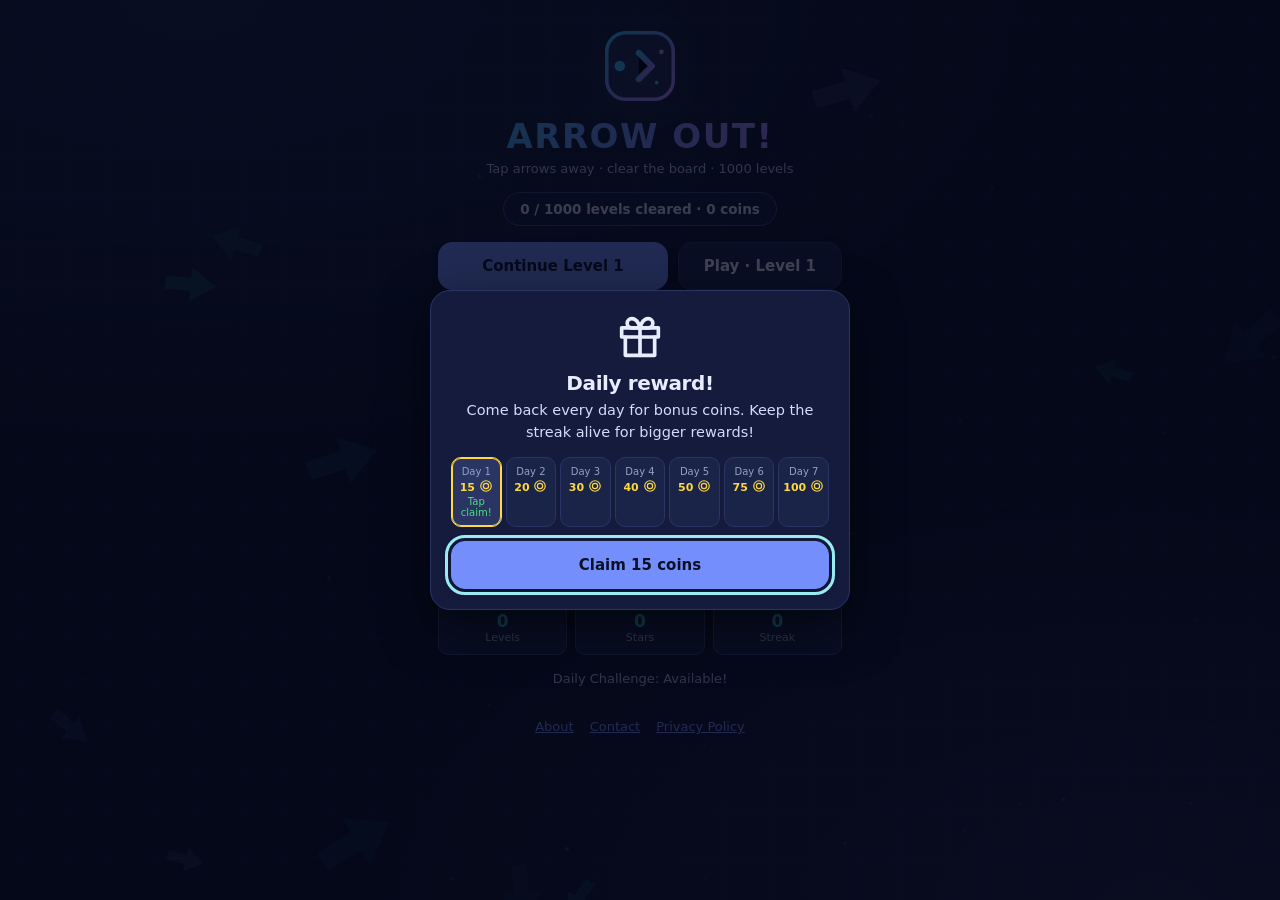
<file: index.html>
<!doctype html>
<html lang="en">
<head>
  <meta charset="UTF-8" />
  <meta name="viewport" content="width=device-width, initial-scale=1, viewport-fit=cover" />
  <meta name="description" content="Arrow Out! &mdash; A premium tap-away arrow puzzle game. Tap arrows to send them flying off the board. Clear every arrow to win." />
  <meta name="theme-color" content="#0d1230" />
  <meta name="mobile-web-app-capable" content="yes" />
  <meta name="apple-mobile-web-app-capable" content="yes" />
  <meta name="apple-mobile-web-app-status-bar-style" content="black-translucent" />
  <meta name="apple-mobile-web-app-title" content="Arrow Out!" />
  <meta http-equiv="Content-Security-Policy" content="default-src 'self'; script-src 'self' https://www.gstatic.com https://www.googletagmanager.com; style-src 'self' 'unsafe-inline'; img-src 'self' data: https:; media-src 'self' data:; connect-src 'self' https://www.gstatic.com https://firebaseinstallations.googleapis.com https://fcmregistrations.googleapis.com https://identitytoolkit.googleapis.com https://securetoken.googleapis.com https://gogo-central-backend.onrender.com https://www.googletagmanager.com https://www.google-analytics.com https://*.google-analytics.com; object-src 'none'; base-uri 'none'" />
  <title>Arrow Out! | Free Tap-Away Arrow Puzzle Game</title>
  <link rel="canonical" href="https://gogocompany.in/arrowout/" />
  <meta property="og:title" content="Arrow Out! | Free Tap-Away Arrow Puzzle Game" />
  <meta property="og:description" content="A free tap-away arrow puzzle game. Tap arrows to send them flying off the board. 1000 levels, daily challenges, achievements. Installable PWA, works offline." />
  <meta property="og:type" content="website" />
  <meta property="og:url" content="https://gogocompany.in/arrowout/" />
  <meta property="og:image" content="https://gogocompany.in/arrowout/docs/screenshot-home.png" />
  <meta name="twitter:card" content="summary_large_image" />
  <meta name="twitter:title" content="Arrow Out! | Free Tap-Away Arrow Puzzle Game" />
  <meta name="twitter:description" content="A free tap-away arrow puzzle game. Tap arrows to send them flying off the board. 1000 levels, daily challenges, achievements. Installable PWA, works offline." />
  <script type="application/ld+json">
  {
    "@context": "https://schema.org",
    "@type": "VideoGame",
    "name": "Arrow Out!",
    "description": "A free tap-away arrow puzzle game. Tap arrows to send them flying off the board and clear every arrow across 1000 levels, with daily challenges, achievements, streaks and offline PWA play.",
    "url": "https://gogocompany.in/arrowout/",
    "genre": ["Puzzle", "Casual"],
    "gamePlatform": ["Web Browser", "Mobile Web"],
    "applicationCategory": "Game",
    "operatingSystem": "Any",
    "playMode": "SinglePlayer",
    "publisher": { "@type": "Organization", "name": "GoGo Company", "url": "https://gogocompany.in/", "logo": "https://gogocompany.in/favicon.svg" }
  }
  </script>
  
  <!-- Preload critical resources -->
  <link rel="preload" href="css/styles.css" as="style" />
  <link rel="preload" href="js/game.js" as="script" />
  <link rel="preload" href="js/render.js" as="script" />
  <link rel="preload" href="js/audio.js" as="script" />
  <link rel="preload" href="js/haptics.js" as="script" />
  <link rel="preload" href="js/bgfx.js" as="script" />
  <link rel="preload" href="js/storage.js" as="script" />
  <link rel="preload" href="js/pwa.js" as="script" />
  <link rel="preload" href="js/ui.js" as="script" />
  <link rel="preload" href="js/main.js" as="script" />
  
  <!-- Load styles -->
  <link rel="stylesheet" href="css/styles.css" />

  <!-- Real PWA manifest + SVG favicon (required for Chrome install) -->
  <link rel="manifest" href="manifest.webmanifest" />
  <link rel="icon" href="icons/favicon.svg" type="image/svg+xml" />
  
  <!-- Inline critical CSS for faster loading -->
  <style>
    /* Critical above-the-fold styles */
    * { box-sizing: border-box; }
    html, body { margin: 0; padding: 0; height: 100%; }
    body {
      font-family: system-ui, -apple-system, "Segoe UI", Roboto, "Helvetica Neue", Arial, sans-serif;
      background: linear-gradient(180deg, #1b2550 0%, #0d1230 55%, #090d20 100%);
      color: #e8ecff;
      -webkit-tap-highlight-color: transparent;
      -webkit-touch-callout: none;
      -webkit-user-select: none;
      user-select: none;
      overscroll-behavior: none;
      touch-action: manipulation;
      font-size: 16px;
    }
    #app {
      position: fixed; inset: 0;
      display: flex; flex-direction: column;
      height: 100vh; max-width: 100vw; overflow: hidden;
    }
    @supports (height: 100dvh) { #app { height: 100dvh; } }
    
    header#hud {
      flex: 0 0 auto;
      display: flex; align-items: center; justify-content: space-between;
      gap: 8px;
      padding: calc(8px + env(safe-area-inset-top, 0px)) 12px 6px;
    }
    #hud-title { text-align: center; min-width: 0; flex: 1; line-height: 1.25; }
    #hud-title .t1 { font-weight: 800; font-size: 15px; letter-spacing: .01em; }
    #hud-title .t2 { font-size: 12px; color: #93a0c8; }
    #hearts { display: flex; gap: 3px; align-items: center; min-width: 66px; justify-content: flex-end; }
    #hearts svg { width: 20px; height: 20px; }
    #hearts .lost { opacity: .25; }
    
    #board-wrap {
      flex: 1 1 auto; min-height: 0; min-width: 0;
      display: flex; align-items: center; justify-content: center;
      padding: 8px;
    }
    #board { display: block; touch-action: none; }
    
    footer {
      flex: 0 0 auto;
      padding: 8px 12px calc(10px + env(safe-area-inset-bottom, 0px));
      display: flex; flex-direction: column; gap: 8px;
    }
    #actions { display: flex; gap: 8px; }
    #actions .btn { flex: 1 1 0; min-width: 0; }
    
    /* Basic button styles for critical rendering */
    .btn {
      appearance: none;
      border: 1px solid #2a3564;
      background: #1a2348;
      color: #e8ecff;
      border-radius: 14px;
      min-height: 48px; min-width: 48px;
      padding: 8px 12px;
      font: inherit; font-weight: 700; font-size: 15px;
      cursor: pointer;
      display: inline-flex; align-items: center; justify-content: center; gap: 8px;
      touch-action: manipulation;
      box-shadow: 0 2px 10px rgba(0, 0, 0, 0.35);
      transition: transform .06s ease, background .15s ease;
    }
    .btn:active { transform: scale(.96); background: #232e5c; }
    .btn[disabled] { opacity: .4; pointer-events: none; }
    .btn.icon { padding: 8px; }
    .btn.primary { background: #748ffc; border-color: #748ffc; color: #0b1026; }
    .btn.primary:active { background: #91a7ff; }
    
    /* Toast for immediate feedback */
    #toast {
      position: fixed; left: 50%; bottom: calc(84px + env(safe-area-inset-bottom, 0px));
      transform: translate(-50%, 12px);
      background: #1b2550; color: #e8ecff;
      padding: 10px 16px; border-radius: 999px; font-size: 14px; z-index: 50;
      opacity: 0; pointer-events: none; transition: opacity .18s ease, transform .18s ease;
      max-width: min(88vw, 360px); text-align: center;
      border: 1px solid #2a3564;
    }
    #toast.show { opacity: 1; transform: translate(-50%, 0); }
    
    /* Overlays - basic structure */
    .overlay {
      position: fixed; inset: 0;
      background: rgba(4, 8, 24, .74);
      display: none; align-items: center; justify-content: center;
      padding: calc(16px + env(safe-area-inset-top, 0px)) 16px calc(16px + env(safe-area-inset-bottom, 0px));
      z-index: 30; overflow-y: auto;
      -webkit-overflow-scrolling: touch;
    }
    .overlay.show { display: flex; }
    .card {
      position: relative;
      background: #141b3d; border: 1px solid #2a3564; color: #e8ecff;
      border-radius: 20px;
      width: 100%; max-width: 420px; max-height: 100%;
      overflow-y: auto;
      -webkit-overflow-scrolling: touch;
      padding: 20px;
      user-select: text; -webkit-user-select: text;
      box-shadow: 0 18px 50px rgba(0, 0, 0, .55);
    }
    .card h2 { margin: 0 0 4px; font-size: 20px; color: #e8ecff; }
    .card .sub { margin: 0 0 16px; color: #93a0c8; font-size: 14px; }
    .card .stack { display: flex; flex-direction: column; gap: 10px; }
    .card .row { display: flex; align-items: center; justify-content: space-between; gap: 10px; }
    .close-x { position: absolute; top: 10px; right: 10px; min-width: 40px; min-height: 40px; width: 40px; height: 40px; border-radius: 12px; box-shadow: none; }
    
    @media (prefers-reduced-motion: reduce) {
      .btn, #toast, .switch .track, .switch .track::after { transition: none; }
    }
  </style>
  <script src="js/analytics.js" defer></script>
</head>
<body>
  <noscript>
    <div style="padding:24px;font-family:system-ui,-apple-system,sans-serif;color:#e8ecff;background:#0d1230;text-align:center;max-width:640px;margin:0 auto;">
      <h2>Arrow Out! - free tap-away arrow puzzle</h2>
      <p>Arrow Out! is a free tap-away arrow puzzle game with 1000 levels, daily challenges, achievements and offline play. It runs entirely in your browser, saves progress privately on your device and sends gameplay data nowhere. JavaScript must be enabled to play.</p>
      <p><a href="about.html" style="color:#748ffc;">Full game guide and FAQ</a> &nbsp;&middot;&nbsp; <a href="privacy.html" style="color:#748ffc;">Privacy policy</a></p>
    </div>
  </noscript>
  <div id="app">
    <!-- HEADER / HUD -->
    <header id="hud">
      <button class="btn icon" id="btn-menu" type="button" aria-label="Open menu" aria-haspopup="dialog">
        <svg viewBox="0 0 24 24" fill="none" stroke="currentColor" stroke-width="2.4" stroke-linecap="round" aria-hidden="true"><path d="M4 7h16M4 12h16M4 17h16"/></svg>
      </button>
      <div id="hud-title">
        <div class="t1" id="hud-level">Arrow Out!</div>
        <div class="t2" id="hud-left">Loading...</div>
      </div>
      <div id="hearts" role="img" aria-label="3 hearts remaining"></div>
      <button class="btn icon" id="btn-sound" type="button" aria-label="Toggle sound" aria-pressed="true">
        <svg id="ic-sound-on" viewBox="0 0 24 24" fill="none" stroke="currentColor" stroke-width="2.2" stroke-linecap="round" stroke-linejoin="round" aria-hidden="true"><path d="M11 5 6 9H3v6h3l5 4V5z" fill="currentColor" stroke="none"/><path d="M15.5 8.5a5 5 0 0 1 0 7M18.5 6a8.5 8.5 0 0 1 0 12"/></svg>
        <svg id="ic-sound-off" viewBox="0 0 24 24" fill="none" stroke="currentColor" stroke-width="2.2" stroke-linecap="round" stroke-linejoin="round" aria-hidden="true" style="display:none"><path d="M11 5 6 9H3v6h3l5 4V5z" fill="currentColor" stroke="none"/><path d="M22 9l-6 6M16 9l6 6"/></svg>
      </button>
    </header>

    <!-- Level progress bar -->
    <div id="progress-wrap" role="progressbar" aria-label="Level progress" aria-valuemin="0" aria-valuemax="100" aria-valuenow="0">
      <div id="progress-fill"></div>
    </div>

    <!-- MAIN GAME BOARD -->
    <div id="board-tools" aria-label="Board view controls">
      <span id="board-view-label" aria-live="polite">Tap an arrow · drag to pan</span>
      <button id="btn-zoom-out" class="btn" aria-label="Zoom out">−</button>
      <button id="btn-zoom-in" class="btn" aria-label="Zoom in">+</button>
      <button id="btn-board-fit" class="btn" aria-label="Show whole board">Fit</button>
    </div>
    <!-- Timed bonus objective banner -->
    <div id="bonus-banner" role="status" aria-live="polite" aria-hidden="true">
      <span class="bb-coin" id="bonus-coins">+25</span>
      <span class="bb-label">bonus</span>
      <span class="bb-time" id="bonus-time">0:30</span>
    </div>
    <main id="board-wrap">
      <canvas id="board" role="img" aria-label="Arrow puzzle board. Tap an arrow with a clear path to send it off the board."></canvas>
      <div id="combo-badge" aria-hidden="true"></div>
    </main>

    <!-- FOOTER / ACTIONS -->
    <footer>
      <div id="actions">
        <button class="btn" id="btn-undo" type="button" aria-label="Undo last move">
          <svg viewBox="0 0 24 24" fill="none" stroke="currentColor" stroke-width="2.4" stroke-linecap="round" stroke-linejoin="round" aria-hidden="true"><path d="M9 14 4 9l5-5"/><path d="M4 9h10a6 6 0 0 1 0 12h-3"/></svg>
          Undo
        </button>
        <button class="btn" id="btn-hint" type="button" aria-label="Show a hint">
          <span id="hint-count" class="hint-count">3</span>
          <svg viewBox="0 0 24 24" fill="none" stroke="currentColor" stroke-width="2.4" stroke-linecap="round" stroke-linejoin="round" aria-hidden="true"><path d="M12 3a7 7 0 0 0-4 12.7V18h8v-2.3A7 7 0 0 0 12 3z"/><path d="M10 21h4"/></svg>
          Hint
        </button>
        <button class="btn" id="btn-restart" type="button" aria-label="Restart level">
          <svg viewBox="0 0 24 24" fill="none" stroke="currentColor" stroke-width="2.4" stroke-linecap="round" stroke-linejoin="round" aria-hidden="true"><path d="M3 12a9 9 0 1 0 3-6.7"/><path d="M3 4v5h5"/></svg>
          Restart
        </button>
      </div>
      <!-- Advertising-ready slot -->
      <div id="ad-slot" aria-hidden="true">Ad space</div>
    </footer>

    <!-- Level intro banner -->
    <div id="level-banner" aria-hidden="true"></div>
  </div>

  <!-- TOAST NOTIFICATION -->
  <div id="toast" role="status" aria-live="polite"></div>

  <!-- INSTALL BANNER -->
  <div id="install-banner" role="region" aria-label="Install app">
    <div class="ib-text" id="ib-text"></div>
    <div class="ib-actions">
      <button class="btn small primary" id="btn-banner-install" type="button">Install</button>
      <button class="btn iconx" id="btn-banner-close" type="button" aria-label="Dismiss install banner">&times;</button>
    </div>
  </div>


  <!-- UPDATE BANNER: shown when a newer version of the game is ready -->
  <div id="update-banner" role="region" aria-label="Game update available">
    <div class="ub-text" id="ub-text">Game update ready &mdash; refresh to get the latest version.</div>
    <div class="ub-actions">
      <button class="btn small primary" id="btn-update-reload" type="button">Refresh</button>
      <button class="btn iconx" id="btn-update-close" type="button" aria-label="Dismiss update notification">&times;</button>
    </div>
  </div>
  <!-- ===== HOME SCREEN ===== -->
  <div id="dlg-home" class="screen" role="dialog" aria-modal="true" aria-labelledby="home-title">
    <canvas id="bgfx" aria-hidden="true"></canvas>
    <div class="home-inner">

      <header class="brand">
        <div class="brand-mark" aria-hidden="true">
          <svg viewBox="0 0 64 64" width="76" height="76" focusable="false">
            <defs>
              <linearGradient id="lg-brand" x1="0" y1="0" x2="1" y2="1">
                <stop offset="0" stop-color="#38bdf8"/>
                <stop offset="0.55" stop-color="#818cf8"/>
                <stop offset="1" stop-color="#c084fc"/>
              </linearGradient>
            </defs>
            <rect x="4" y="4" width="56" height="56" rx="16" fill="rgba(129,140,248,0.10)" stroke="url(#lg-brand)" stroke-width="3"/>
            <path d="M15 32h22" stroke="url(#lg-brand)" stroke-width="5" stroke-linecap="round"/>
            <path d="m31 21 11 11-11 11" stroke="url(#lg-brand)" stroke-width="5" stroke-linecap="round" stroke-linejoin="round"/>
            <circle cx="15" cy="32" r="4.5" fill="#38bdf8"/>
            <circle cx="50" cy="20" r="2" fill="#c084fc"/>
            <circle cx="46" cy="46" r="1.5" fill="#2dd4bf"/>
          </svg>
        </div>
        <h1 id="home-title" class="brand-name">ARROW OUT!</h1>
        <p class="brand-tag">Tap arrows away &middot; clear the board &middot; 1000 levels</p>
      </header>

      <div class="home-chips">
        <div class="chip" id="home-progress" aria-live="polite">Loading progress...</div>
      </div>

      <div class="home-primary">
        <button class="btn primary btn-hero" id="btn-continue" type="button">Continue</button>
        <button class="btn btn-hero" id="btn-play-home" type="button">Play</button>
      </div>

      <nav class="home-hub" aria-label="Game menu">
        <button class="btn" id="btn-levels" type="button"><svg class="ic" width="20" height="20" viewBox="0 0 24 24" fill="none" stroke="currentColor" stroke-width="2" stroke-linecap="round" stroke-linejoin="round" aria-hidden="true"><rect x="3" y="3" width="7" height="7" rx="1"/><rect x="14" y="3" width="7" height="7" rx="1"/><rect x="3" y="14" width="7" height="7" rx="1"/><rect x="14" y="14" width="7" height="7" rx="1"/></svg><span>Levels</span></button>
        <button class="btn" id="btn-map" type="button"><svg class="ic" width="20" height="20" viewBox="0 0 24 24" fill="none" stroke="currentColor" stroke-width="2" stroke-linecap="round" stroke-linejoin="round" aria-hidden="true"><path d="M9 4 3 6v14l6-2 6 2 6-2V4l-6 2-6-2z"/><line x1="9" y1="4" x2="9" y2="20"/><line x1="15" y1="6" x2="15" y2="22"/></svg><span>World Map</span></button>
        <button class="btn" id="btn-daily" type="button"><svg class="ic" width="20" height="20" viewBox="0 0 24 24" fill="none" stroke="currentColor" stroke-width="2" stroke-linecap="round" stroke-linejoin="round" aria-hidden="true"><path d="M21 12.8A9 9 0 1 1 11.2 3a7 7 0 0 0 9.8 9.8z"/></svg><span>Daily Challenge</span></button>
        <button class="btn" id="btn-shop" type="button"><svg class="ic" width="20" height="20" viewBox="0 0 24 24" fill="none" stroke="currentColor" stroke-width="2" stroke-linecap="round" stroke-linejoin="round" aria-hidden="true"><path d="M6 2 3 6v14a2 2 0 0 0 2 2h14a2 2 0 0 0 2-2V6l-3-4z"/><line x1="3" y1="6" x2="21" y2="6"/><path d="M16 10a4 4 0 0 1-8 0"/></svg><span>Shop</span></button>
        <button class="btn" id="btn-achievements" type="button"><svg class="ic" width="20" height="20" viewBox="0 0 24 24" fill="none" stroke="currentColor" stroke-width="2" stroke-linecap="round" stroke-linejoin="round" aria-hidden="true"><circle cx="12" cy="8" r="7"/><polyline points="8.21 13.89 7 23 12 20 17 23 15.79 13.88"/></svg><span>Achievements</span></button>
        <button class="btn" id="btn-stats-menu" type="button"><svg class="ic" width="20" height="20" viewBox="0 0 24 24" fill="none" stroke="currentColor" stroke-width="2" stroke-linecap="round" stroke-linejoin="round" aria-hidden="true"><line x1="12" y1="20" x2="12" y2="10"/><line x1="18" y1="20" x2="18" y2="4"/><line x1="6" y1="20" x2="6" y2="16"/></svg><span>Statistics</span></button>
        <button class="btn" id="btn-settings" type="button"><svg class="ic" width="20" height="20" viewBox="0 0 24 24" fill="none" stroke="currentColor" stroke-width="2" stroke-linecap="round" stroke-linejoin="round" aria-hidden="true"><circle cx="12" cy="12" r="3"/><path d="M12 2v3M12 19v3M2 12h3M19 12h3M4.9 4.9l2.1 2.1M17 17l2.1 2.1M19.1 4.9 17 7M7 17l-2.1 2.1"/></svg><span>Settings</span></button>
        <button class="btn" id="btn-install-home" type="button"><svg class="ic" width="20" height="20" viewBox="0 0 24 24" fill="none" stroke="currentColor" stroke-width="2" stroke-linecap="round" stroke-linejoin="round" aria-hidden="true"><path d="M21 15v4a2 2 0 0 1-2 2H5a2 2 0 0 1-2-2v-4"/><polyline points="7 10 12 15 17 10"/><line x1="12" y1="3" x2="12" y2="15"/></svg><span>Install App</span></button>
      </nav>

      <div class="home-stats">
        <div class="home-stat">
          <div class="home-stat-value" id="home-stat-levels">0</div>
          <div class="home-stat-label">Levels</div>
        </div>
        <div class="home-stat">
          <div class="home-stat-value" id="home-stat-stars">0</div>
          <div class="home-stat-label">Stars</div>
        </div>
        <div class="home-stat">
          <div class="home-stat-value" id="home-stat-streak">0</div>
          <div class="home-stat-label">Streak</div>
        </div>
      </div>

      <div class="home-daily" id="home-daily" aria-live="polite"></div>

      <nav class="site-links" aria-label="Site links" style="display:flex; gap:16px; justify-content:center; font-size:13px; margin-top:14px;">
        <a href="about.html" style="color:#748ffc;">About</a>
        <a href="contact.html" style="color:#748ffc;">Contact</a>
        <a href="privacy.html" style="color:#748ffc;">Privacy Policy</a>
      </nav>

      <aside class="ad-slot" id="ad-home-slot" data-ad-slot="ao-home" aria-label="Advertisement" hidden>
        <span class="ad-label">Advertisement</span>
        <ins class="adsbygoogle" style="display:block"></ins>
      </aside>
    </div>
  </div>
  <aside id="reminder-banner" class="reminder-banner" role="status" aria-live="polite" hidden>
    <p>Your puzzle is waiting. Return whenever you are ready.</p>
    <button class="btn small" id="btn-reminder-dismiss" type="button">Dismiss reminder</button>
  </aside>
  <!-- ===== MAIN MENU ===== -->
  <div class="overlay" id="dlg-menu" role="dialog" aria-modal="true" aria-labelledby="menu-title">
    <div class="card">
      <h2 id="menu-title"><svg class="ic" width="24" height="24" viewBox="0 0 24 24" fill="none" stroke="currentColor" stroke-width="2" stroke-linecap="round" stroke-linejoin="round" aria-hidden="true"><rect x="6" y="4" width="4" height="16" rx="1"/><rect x="14" y="4" width="4" height="16" rx="1"/></svg> Paused</h2>
      <p class="sub">Take a breather. Your progress is saved.</p>
      <div class="stack">
        <button class="btn primary" id="btn-resume" type="button">Resume</button>
        <button class="btn" id="btn-home" type="button"><svg class="ic" width="20" height="20" viewBox="0 0 24 24" fill="none" stroke="currentColor" stroke-width="2" stroke-linecap="round" stroke-linejoin="round" aria-hidden="true"><path d="m3 10 9-7 9 7v10a2 2 0 0 1-2 2H5a2 2 0 0 1-2-2z"/><path d="M9 21V12h6v9"/></svg> Main Menu</button>
        <button class="btn" id="btn-play" type="button">Play &middot; Level 1</button>
        <button class="btn" id="btn-levels-menu" type="button"><svg class="ic" width="20" height="20" viewBox="0 0 24 24" fill="none" stroke="currentColor" stroke-width="2" stroke-linecap="round" stroke-linejoin="round" aria-hidden="true"><rect x="3" y="3" width="7" height="7" rx="1"/><rect x="14" y="3" width="7" height="7" rx="1"/><rect x="3" y="14" width="7" height="7" rx="1"/><rect x="14" y="14" width="7" height="7" rx="1"/></svg> Levels</button>
        <button class="btn" id="btn-map-menu" type="button"><svg class="ic" width="20" height="20" viewBox="0 0 24 24" fill="none" stroke="currentColor" stroke-width="2" stroke-linecap="round" stroke-linejoin="round" aria-hidden="true"><path d="M9 4 3 6v14l6-2 6 2 6-2V4l-6 2-6-2z"/><line x1="9" y1="4" x2="9" y2="20"/><line x1="15" y1="6" x2="15" y2="22"/></svg> World Map</button>
        <button class="btn" id="btn-stats-menu-2" type="button"><svg class="ic" width="20" height="20" viewBox="0 0 24 24" fill="none" stroke="currentColor" stroke-width="2" stroke-linecap="round" stroke-linejoin="round" aria-hidden="true"><line x1="12" y1="20" x2="12" y2="10"/><line x1="18" y1="20" x2="18" y2="4"/><line x1="6" y1="20" x2="6" y2="16"/></svg> Stats</button>
        <button class="btn" id="btn-achievements-menu" type="button"><svg class="ic" width="20" height="20" viewBox="0 0 24 24" fill="none" stroke="currentColor" stroke-width="2" stroke-linecap="round" stroke-linejoin="round" aria-hidden="true"><circle cx="12" cy="8" r="7"/><polyline points="8.21 13.89 7 23 12 20 17 23 15.79 13.88"/></svg> Achievements</button>
        <button class="btn" id="btn-daily-menu" type="button"><svg class="ic" width="20" height="20" viewBox="0 0 24 24" fill="none" stroke="currentColor" stroke-width="2" stroke-linecap="round" stroke-linejoin="round" aria-hidden="true"><path d="M21 12.8A9 9 0 1 1 11.2 3a7 7 0 0 0 9.8 9.8z"/></svg> Daily Challenge</button>
        <button class="btn" id="btn-howto" type="button"><svg class="ic" width="20" height="20" viewBox="0 0 24 24" fill="none" stroke="currentColor" stroke-width="2" stroke-linecap="round" stroke-linejoin="round" aria-hidden="true"><circle cx="12" cy="12" r="10"/><path d="M9.09 9a3 3 0 0 1 5.83 1c0 2-3 3-3 3"/><line x1="12" y1="17" x2="12.01" y2="17"/></svg> How to play</button>
        <button class="btn" id="btn-install-menu" type="button"><svg class="ic" width="20" height="20" viewBox="0 0 24 24" fill="none" stroke="currentColor" stroke-width="2" stroke-linecap="round" stroke-linejoin="round" aria-hidden="true"><path d="M21 15v4a2 2 0 0 1-2 2H5a2 2 0 0 1-2-2v-4"/><polyline points="7 10 12 15 17 10"/><line x1="12" y1="3" x2="12" y2="15"/></svg> Install app</button>
        <button class="btn" id="btn-share-menu" type="button"><svg class="ic" width="20" height="20" viewBox="0 0 24 24" fill="none" stroke="currentColor" stroke-width="2" stroke-linecap="round" stroke-linejoin="round" aria-hidden="true"><circle cx="18" cy="5" r="3"/><circle cx="6" cy="12" r="3"/><circle cx="18" cy="19" r="3"/><line x1="8.59" y1="13.51" x2="15.42" y2="17.49"/><line x1="15.41" y1="6.51" x2="8.59" y2="10.49"/></svg> Share the game</button>
        <button class="btn" id="btn-settings-menu" type="button"><svg class="ic" width="20" height="20" viewBox="0 0 24 24" fill="none" stroke="currentColor" stroke-width="2" stroke-linecap="round" stroke-linejoin="round" aria-hidden="true"><path d="M12 15a3 3 0 1 0 0-6 3 3 0 0 0 0 6z"/><path d="M19.4 15a1.65 1.65 0 0 0 .33 1.82l.06.06a2 2 0 0 1 0 2.83 2 2 0 0 1-2.83 0l-.06-.06a1.65 1.65 0 0 0-1.82-.33 1.65 1.65 0 0 0-1 1.51V21a2 2 0 0 1-2 2 2 2 0 0 1-2-2v-.09A1.65 1.65 0 0 0 9 19.4a1.65 1.65 0 0 0-1.82.33l-.06.06a2 2 0 0 1-2.83 0 2 2 0 0 1 0-2.83l.06-.06a1.65 1.65 0 0 0 .33-1.82 1.65 1.65 0 0 0-1.51-1H3a2 2 0 0 1-2-2 2 2 0 0 1 2-2h.09A1.65 1.65 0 0 0 4.6 9a1.65 1.65 0 0 0-.33-1.82l-.06-.06a2 2 0 0 1 0-2.83 2 2 0 0 1 2.83 0l.06.06a1.65 1.65 0 0 0 1.82.33H9a1.65 1.65 0 0 0 1-1.51V3a2 2 0 0 1 2-2 2 2 0 0 1 2 2v.09a1.65 1.65 0 0 0 1 1.51 1.65 1.65 0 0 0 1.82-.33l.06-.06a2 2 0 0 1 2.83 0 2 2 0 0 1 0 2.83l-.06.06a1.65 1.65 0 0 0-.33 1.82V9a1.65 1.65 0 0 0 1.51 1H21a2 2 0 0 1 2 2 2 2 0 0 1-2 2h-.09a1.65 1.65 0 0 0-1.51 1z"/></svg> Settings</button>
        <button class="btn" id="btn-shop-menu" type="button"><svg class="ic" width="20" height="20" viewBox="0 0 24 24" fill="none" stroke="currentColor" stroke-width="2" stroke-linecap="round" stroke-linejoin="round" aria-hidden="true"><path d="M6 2 3 6v14a2 2 0 0 0 2 2h14a2 2 0 0 0 2-2V6l-3-4z"/><line x1="3" y1="6" x2="21" y2="6"/><path d="M16 10a4 4 0 0 1-8 0"/></svg> Shop</button>
      </div>
    </div>
  </div>

  <div class="overlay" id="dlg-reminders" role="dialog" aria-modal="true" aria-labelledby="reminders-title">
    <div class="card">
      <button class="btn icon close-x" data-close type="button" aria-label="Close reminder settings">&times;</button>
      <h2 id="reminders-title">Notifications &amp; reminders</h2>
      <p class="sub">Local inactivity reminders and optional GoGo Central notifications.</p>
      <p id="reminder-limit">Local reminder checks run only while this game page can execute. A closed or suspended browser cannot schedule them. Optional system notifications may be delayed or suppressed by browser and operating-system settings.</p>
      <div class="stack">
        <label class="row" for="chk-notifs">Enable in-game reminders <input type="checkbox" id="chk-notifs" aria-describedby="reminder-limit" /></label>
        <label for="reminder-minutes">Remind me after no interaction for</label>
        <select id="reminder-minutes">
          <option value="60">1 hour</option><option value="90">1½ hours</option><option value="120">2 hours</option>
        </select>
        <p id="system-reminder-help">Optional system notifications can alert you while this tab is in the background and still running. Your browser needs permission to display them. Android/OS restrictions may suppress or delay display; some browsers require an installed PWA. No closed-browser delivery is promised.</p>
        <button class="btn" id="btn-notif-permission" type="button" aria-describedby="system-reminder-help">Allow system notifications</button>
        <label class="row" for="chk-system-notifs">Also use system notifications <input type="checkbox" id="chk-system-notifs" aria-describedby="system-reminder-help" /></label>
        <p id="reminder-permission"></p>
        <p id="reminder-legacy" role="status" aria-live="polite" hidden></p>
        <button class="btn small" id="btn-reminder-cleanup" type="button" hidden>Retry old notification cleanup</button>
        <p id="reminder-status" role="status" aria-live="polite"></p>
        <button class="btn small" id="btn-notif-test" type="button">Send test notification</button>
        <p id="reminder-test-status" role="status" aria-live="polite"></p>
      </div>
      <p>At most one reminder per inactivity period. Interacting starts a new period; system tests are limited to one per minute. Permission is requested only by explicit buttons; a dismissed prompt can be asked again by the same button. Disabling reminders closes local notifications. Old browser push subscriptions are retired where possible; historical server records require separate owner cleanup.</p>
    </div>
  </div>

  <!-- ===== LEVEL SELECT ===== -->
  <div class="overlay" id="dlg-levels" role="dialog" aria-modal="true" aria-labelledby="lv-title">
    <div class="card">
      <button class="btn icon close-x" data-close type="button" aria-label="Close levels">
        <svg viewBox="0 0 24 24" fill="none" stroke="currentColor" stroke-width="2.6" stroke-linecap="round" aria-hidden="true"><path d="M6 6l12 12M18 6 6 18"/></svg>
      </button>
      <h2 id="lv-title">Levels</h2>
      <p class="sub">1000 levels &middot; &#9733;&#9733;&#9733; = no mistakes, no hints &middot; best stars save automatically.</p>
      <div id="lv-grid"></div>
      <div class="stack" style="margin-top:12px;">
        <button class="btn" id="btn-levels-map" type="button">Open World Map</button>
      </div>
    </div>
  </div>

    <!-- ===== WORLD STORY CUTSCENE ===== -->
  <div id="dlg-story" class="overlay" role="dialog" aria-modal="true" aria-labelledby="story-world-title">
    <div class="card story-card">
      <div class="story-head">
        <div id="story-portrait" class="story-portrait" aria-hidden="true"></div>
        <div class="story-titles">
          <h2 id="story-world-title">World 1</h2>
          <p id="story-guardian-name">Guardian</p>
        </div>
      </div>
      <p id="story-act-num" class="story-act-num">Act 1 of 3</p>
      <p id="story-act-text" class="story-act-text"></p>
      <div class="story-actions">
        <button id="story-skip" type="button" class="btn">Skip</button>
        <button id="story-continue" type="button" class="btn primary">Continue</button>
      </div>
    </div>
  </div>

  <!-- ===== MAGICAL WORLD MAP ===== -->
  <div class="overlay" id="dlg-map" role="dialog" aria-modal="true" aria-labelledby="map-title">
    <div class="card map-card">
      <button class="btn icon close-x" data-close type="button" aria-label="Close world map">
        <svg viewBox="0 0 24 24" fill="none" stroke="currentColor" stroke-width="2.6" stroke-linecap="round" aria-hidden="true"><path d="M6 6l12 12M18 6 6 18"/></svg>
      </button>
      <h2 id="map-title">World Map</h2>
      <div id="map-banner">
        <button class="btn icon" id="map-prev" type="button" aria-label="Previous world">&#8249;</button>
        <div id="map-banner-mid">
          <div id="map-chapter-row">
            <span id="map-chapter-num">World 1 / 8</span>
            <span id="map-chapter-name">Whisperwind Meadow</span>
          </div>
          <p id="map-chapter-sub" class="sub"></p>
          <div id="map-progress-track"><div id="map-progress-fill"></div></div>
          <p id="map-progress-text">0 / 125 cleared</p>
        </div>
        <button class="btn icon" id="map-next" type="button" aria-label="Next world">&#8250;</button>
      </div>
      <div id="map-guardian" class="map-guardian" hidden>
        <span id="map-guardian-art" class="map-guardian-art" aria-hidden="true"></span>
        <span id="map-guardian-name" class="map-guardian-name"></span>
      </div>
      <div id="map-worlds" class="map-worlds" aria-label="Worlds"></div>
      <div id="map-viewport">
        <div id="map-canvas">
          <canvas id="map-ambient-canvas" aria-hidden="true"></canvas>
          <svg id="map-svg" aria-hidden="true">
            <defs>
              <linearGradient id="map-road-grad" x1="0" y1="0" x2="0" y2="1">
                <stop offset="0" stop-color="#34d399"/><stop offset="0.5" stop-color="#fbbf24"/><stop offset="1" stop-color="#f59e0b"/>
              </linearGradient>
            </defs>
            <path id="map-path-outer" d="" fill="none" stroke-linecap="round" stroke-linejoin="round"/>
            <path id="map-path-inner" d="" fill="none" stroke-linecap="round" stroke-dasharray="1 22"/>
            <path id="map-path-done" d="" fill="none" stroke="url(#map-road-grad)" stroke-linecap="round"/>
          </svg>
          <div id="map-landmarks"></div>
          <div id="map-nodes"></div>
          <div id="map-avatar" aria-hidden="true"></div>
        </div>
      </div>
      <div id="map-tools">
        <input id="map-jump" type="number" min="1" max="1000" inputmode="numeric" aria-label="Jump to level number" />
        <button class="btn" id="map-jump-go" type="button">Go</button>
        <button class="btn" id="map-grid" type="button">Grid view</button>
        <button class="btn" id="map-continue" type="button">Continue</button>
        <button class="btn" id="map-story" type="button">Story</button>
        <button class="btn" id="map-chest" type="button" hidden>Claim Star Chest</button>
      </div>
      <div id="map-preview" hidden>
        <button class="btn icon close-x" id="map-preview-close" type="button" aria-label="Close preview">
          <svg viewBox="0 0 24 24" fill="none" stroke="currentColor" stroke-width="2.6" stroke-linecap="round" aria-hidden="true"><path d="M6 6l12 12M18 6 6 18"/></svg>
        </button>
        <div id="map-preview-head">
          <span id="map-preview-chapter" class="map-pill"></span>
          <span id="map-preview-zone" class="map-pill"></span>
        </div>
        <h3 id="map-preview-title">Level 1</h3>
        <p id="map-preview-info" class="sub"></p>
        <div id="map-preview-stars" aria-hidden="true"></div>
        <button class="btn primary" id="map-preview-play" type="button">Play</button>
      </div>
    </div>
  </div>

  <!-- ===== HOW TO PLAY ===== -->
  <div class="overlay" id="dlg-howto" role="dialog" aria-modal="true" aria-labelledby="how-title">
    <div class="card">
      <button class="btn icon close-x" data-close type="button" aria-label="Close help">
        <svg viewBox="0 0 24 24" fill="none" stroke="currentColor" stroke-width="2.6" stroke-linecap="round" aria-hidden="true"><path d="M6 6l12 12M18 6 6 18"/></svg>
      </button>
      <h2 id="how-title">How to play</h2>
      <ul>
        <li>On dense boards, tap the overview or use <b>+</b> to zoom. Drag to pan, pinch to zoom, and use <b>Fit</b> to see the whole puzzle. Hints bring a clear arrow into view.</li>
        <li><b>Tap an arrow</b> &mdash; it flies off the board in the direction it points.</li>
        <li>It only leaves if its <b>path to the edge is clear</b>. Another arrow in the way blocks it.</li>
        <li>A blocked tap <b>costs one heart</b> (&#9829;&#9829;&#9829;). Lose all three and the level restarts.</li>
        <li>Clear <b>every arrow</b> to finish the level. Order is everything!</li>
        <li>Stars: &#9733;&#9733;&#9733; = no mistakes & no hints &middot; &#9733;&#9733; = up to 2 mistakes & 1 hint &middot; &#9733; = cleared.</li>
        <li><b>3 free hints</b> per level. Additional rewarded ads are not available yet.</li>
        <li><b>Hint</b> glows a free arrow &middot; <b>Undo</b> brings the last arrow back &middot; <b>Restart</b> resets.</li>
        <li>Your progress saves automatically &mdash; come back any time.</li>
      </ul>
      <p style="font-size:12.5px;color:#8a97b8;">No timer, no pressure. Take your time and untangle the board.</p>
      <p style="font-size:13px;color:#93a0c8;margin-bottom:0;"><a href="about.html" style="color:#748ffc;">More about the game &rarr;</a></p>
    </div>
  </div>

  <!-- ===== SETTINGS ===== -->
  <div class="overlay" id="dlg-settings" role="dialog" aria-modal="true" aria-labelledby="set-title">
    <div class="card">
      <button class="btn icon close-x" data-close type="button" aria-label="Close settings">
        <svg viewBox="0 0 24 24" fill="none" stroke="currentColor" stroke-width="2.6" stroke-linecap="round" aria-hidden="true"><path d="M6 6l12 12M18 6 6 18"/></svg>
      </button>
      <h2 id="set-title">Settings</h2>
      
      <div class="stack">
        <div class="row">
          <span style="font-size:15px;">Sound effects</span>
          <label class="switch" aria-label="Sound effects">
            <input type="checkbox" id="chk-sound" checked />
            <span class="track"></span>
          </label>
        </div>
        
        <div class="row">
          <span style="font-size:15px;">Vibration</span>
          <label class="switch" aria-label="Vibration">
            <input type="checkbox" id="chk-vibrate" checked />
            <span class="track"></span>
          </label>
        </div>
        
        <div class="row">
          <span style="font-size:15px;">Dark Theme</span>
          <label class="switch" aria-label="Dark Theme">
            <input type="checkbox" id="chk-theme" checked />
            <span class="track"></span>
          </label>
        </div>
        
        <div class="row">
          <span style="font-size:15px;">Background music</span>
          <label class="switch" aria-label="Background music">
            <input type="checkbox" id="chk-music" />
            <span class="track"></span>
          </label>
        </div>

        <button class="btn" id="btn-reminders" type="button">Notification &amp; reminder settings</button>
        <button class="btn" id="btn-export-progress" type="button">Export progress for Android</button>

        <!-- GoGo Central ecosystem notifications: the module renders its
             opt-in card here. Fully inert until the backend is deployed. -->
        <div data-gogo-notifications style="text-align:left"></div>
      </div>
      
      <div class="status-list">
        <div><span>Running mode</span><span id="st-mode">&mdash;</span></div>
        <div><span>Offline caching</span><span id="st-sw">&mdash;</span></div>
        <div><span>Install prompt</span><span id="st-install">&mdash;</span></div>
        <div><span>Saved progress</span><span id="st-storage">&mdash;</span></div>
        <div><span>Notifications</span><span id="st-notif">&mdash;</span></div>
        <div><span>Game version</span><span id="st-version">&mdash;</span></div>
      </div>
      
      <p style="font-size:12.5px; color:#8a97b8; margin-bottom:10px;">
        Arrow Out! works fully offline once installed. When a game update is ready, tap <b>Refresh</b> on the update banner &mdash; your progress, coins and streaks are saved automatically and never deleted.
      </p>
      
      <p style="font-size:13px; margin-bottom:12px;">
        <a href="privacy.html" style="color:#748ffc;">Privacy policy</a> &nbsp;&middot;&nbsp;
        <a href="about.html" style="color:#748ffc;">About &amp; how to play</a> &nbsp;&middot;&nbsp;
        <a href="contact.html" style="color:#748ffc;">Contact us</a>
      </p>
      
      <div class="stack">
        <button class="btn small" id="btn-copy-sw" type="button">Copy service worker code</button>
        <button class="btn small danger" id="btn-reset" type="button">Reset all progress</button>
      </div>
    </div>
  </div>

  <!-- ===== WIN DIALOG ===== -->
  <div class="overlay" id="dlg-win" role="alertdialog" aria-modal="true" aria-labelledby="win-title">
    <div class="card" style="text-align:center;">
      <div class="big-emoji" aria-hidden="true"><svg class="ic" width="44" height="44" viewBox="0 0 24 24" fill="none" stroke="currentColor" stroke-width="2" stroke-linecap="round" stroke-linejoin="round" aria-hidden="true"><path d="M6 9H4.5a2.5 2.5 0 0 1 0-5H6"/><path d="M18 9h1.5a2.5 2.5 0 0 0 0-5H18"/><path d="M4 22h16"/><path d="M10 14.66V17c0 .55-.47.98-.97 1.21C7.85 18.75 7 20.24 7 22"/><path d="M14 14.66V17c0 .55.47.98.97 1.21C16.15 18.75 17 20.24 17 22"/><path d="M18 2H6v7a6 6 0 0 0 12 0V2Z"/></svg></div>
      <h2 id="win-title">Board cleared!</h2>
      <div id="win-stars" aria-hidden="true"></div>
      <p id="win-sub"></p>
      <div class="stack">
        <button class="btn primary" id="btn-next" type="button">Next level</button>
        <div style="display:flex; gap:8px;">
          <button class="btn" id="btn-replay" type="button" style="flex:1;">Replay</button>
          <button class="btn" id="btn-win-levels" type="button" style="flex:1;">Levels</button>
          <button class="btn" id="btn-share-win" type="button" style="flex:1;" aria-label="Share your result"><svg class="ic" width="20" height="20" viewBox="0 0 24 24" fill="none" stroke="currentColor" stroke-width="2" stroke-linecap="round" stroke-linejoin="round" aria-hidden="true"><circle cx="18" cy="5" r="3"/><circle cx="6" cy="12" r="3"/><circle cx="18" cy="19" r="3"/><line x1="8.59" y1="13.51" x2="15.42" y2="17.49"/><line x1="15.41" y1="6.51" x2="8.59" y2="10.49"/></svg> Share</button>
        </div>
      </div>
    </div>
  </div>

  <!-- ===== OUT OF HEARTS ===== -->
  <div class="overlay" id="dlg-fail" role="alertdialog" aria-modal="true" aria-labelledby="fail-title">
    <div class="card" style="text-align:center;">
      <div class="big-emoji" aria-hidden="true"><svg class="ic" width="44" height="44" viewBox="0 0 24 24" fill="none" stroke="currentColor" stroke-width="2" stroke-linecap="round" stroke-linejoin="round" aria-hidden="true"><path d="M19.5 12.6 12 20l-7.5-7.4a5.2 5.2 0 1 1 7.5-7.2 5.2 5.2 0 1 1 7.5 7.2Z"/><path d="M12 5.5 10.5 9l3 1.8L12 14"/></svg></div>
      <h2 id="fail-title">Out of hearts</h2>
      <p style="margin-bottom:16px;">Three blocked taps &mdash; take a fresh look and try again.</p>
      <div class="stack">
        <button class="btn primary" id="btn-retry" type="button">Retry level</button>
        <button class="btn" id="btn-fail-levels" type="button">Levels</button>
      </div>
    </div>
  </div>

  <!-- ===== STATS ===== -->
  <div class="overlay" id="dlg-stats" role="dialog" aria-modal="true" aria-labelledby="stats-title">
    <div class="card">
      <button class="btn icon close-x" data-close type="button" aria-label="Close stats">
        <svg viewBox="0 0 24 24" fill="none" stroke="currentColor" stroke-width="2.6" stroke-linecap="round" aria-hidden="true"><path d="M6 6l12 12M18 6 6 18"/></svg>
      </button>
      <h2 id="stats-title">Your stats</h2>
      <p class="sub">Saved privately on this device.</p>
      <div class="status-list">
        <div><span>Current level</span><span id="stat-current">&mdash;</span></div>
        <div><span>Levels cleared</span><span id="stat-levels">&mdash;</span></div>
        <div><span>Total stars</span><span id="stat-stars">&mdash;</span></div>
        <div><span>Total plays</span><span id="stat-plays">&mdash;</span></div>
        <div><span>Hints used</span><span id="stat-hints">&mdash;</span></div>
        <div><span>Mistakes</span><span id="stat-mistakes">&mdash;</span></div>
        <div><span>Coins</span><span id="stat-coins">&mdash;</span></div>
        <div><span>Current streak</span><span id="stat-streaks">&mdash;</span></div>
      </div>
      <p style="font-size:12.5px;color:#93a0c8;">
        All progress (stars, plays, current level) saves privately on this device and restores
        automatically &mdash; no account needed, works fully offline.
      </p>
    </div>
  </div>

  <!-- ===== ACHIEVEMENTS ===== -->
  <div class="overlay" id="dlg-achievements" role="dialog" aria-modal="true" aria-labelledby="achievements-title">
    <div class="card">
      <button class="btn icon close-x" data-close type="button" aria-label="Close achievements">
        <svg viewBox="0 0 24 24" fill="none" stroke="currentColor" stroke-width="2.6" stroke-linecap="round" aria-hidden="true"><path d="M6 6l12 12M18 6 6 18"/></svg>
      </button>
      <h2 id="achievements-title">Achievements</h2>
      <p class="sub">Unlock them all!</p>
      <div id="achievements-grid"></div>
    </div>
  </div>

  <!-- ===== OUT OF FREE HINTS ===== -->
  <div class="overlay" id="dlg-adhint" role="dialog" aria-modal="true" aria-labelledby="adhint-title">
    <div class="card" style="text-align:center;">
      <div class="big-emoji" aria-hidden="true"><svg class="ic" width="44" height="44" viewBox="0 0 24 24" fill="none" stroke="currentColor" stroke-width="2" stroke-linecap="round" stroke-linejoin="round" aria-hidden="true"><path d="M15 14c.2-1 .7-1.7 1.5-2.5 1-.9 1.5-2.2 1.5-3.5a6 6 0 0 0-12 0c0 1.3.5 2.6 1.5 3.5.8.8 1.3 1.5 1.5 2.5"/><path d="M9 18h6"/><path d="M10 22h4"/></svg></div>
      <h2 id="adhint-title">Out of free hints</h2>
      <p style="margin-bottom:16px;">You get <b>3 free hints</b> per level. Rewarded ads are not available yet.</p>
      <div class="stack">
        <button class="btn primary" id="btn-adhint-watch" type="button" disabled aria-disabled="true"><svg class="ic" width="20" height="20" viewBox="0 0 24 24" fill="none" stroke="currentColor" stroke-width="2" stroke-linecap="round" stroke-linejoin="round" aria-hidden="true"><polygon points="6 4 20 12 6 20 6 4"/></svg> Rewarded ads unavailable</button>
        <button class="btn" id="btn-adhint-close" type="button">No thanks</button>
      </div>
    </div>
  </div>

  <!-- ===== iOS INSTALL INSTRUCTIONS ===== -->
  <div class="overlay" id="dlg-ios" role="dialog" aria-modal="true" aria-labelledby="ios-title">
    <div class="card">
      <button class="btn icon close-x" data-close type="button" aria-label="Close">
        <svg viewBox="0 0 24 24" fill="none" stroke="currentColor" stroke-width="2.6" stroke-linecap="round" aria-hidden="true"><path d="M6 6l12 12M18 6 6 18"/></svg>
      </button>
      <h2 id="ios-title">Add to Home Screen</h2>
      <p>On iPhone / iPad Safari:</p>
      <ul>
        <li>Tap the <b>Share</b> button <svg viewBox="0 0 24 24" width="16" height="16" fill="none" stroke="currentColor" stroke-width="2" stroke-linecap="round" stroke-linejoin="round" aria-hidden="true"><path d="M12 3v12M8 7l4-4 4 4"/><path d="M5 13v6a2 2 0 0 0 2 2h10a2 2 0 0 0 2-2v-6"/></svg> in the toolbar.</li>
        <li>Scroll and tap <b>Add to Home Screen</b>.</li>
        <li>Tap <b>Add</b> &mdash; Arrow Out! will open full-screen from your home screen.</li>
      </ul>
      <p style="font-size:12.5px;color:#8a97b8;">This is the standard way to install web apps on iOS.</p>
    </div>
  </div>

  <!-- ===== INSTALL STATUS ===== -->
  <div class="overlay" id="dlg-install" role="dialog" aria-modal="true" aria-labelledby="inst-title">
    <div class="card">
      <button class="btn icon close-x" data-close type="button" aria-label="Close">
        <svg viewBox="0 0 24 24" fill="none" stroke="currentColor" stroke-width="2.6" stroke-linecap="round" aria-hidden="true"><path d="M6 6l12 12M18 6 6 18"/></svg>
      </button>
      <h2 id="inst-title">Install app</h2>
      <p id="inst-status"></p>
    </div>
  </div>

  <!-- ===== SHOP (coins + skins) ===== -->
  <div class="overlay" id="dlg-shop" role="dialog" aria-modal="true" aria-labelledby="shop-title">
    <div class="card">
      <button class="btn icon close-x" data-close type="button" aria-label="Close shop">
        <svg viewBox="0 0 24 24" fill="none" stroke="currentColor" stroke-width="2.6" stroke-linecap="round" aria-hidden="true"><path d="M6 6l12 12M18 6 6 18"/></svg>
      </button>
      <h2 id="shop-title">Style your game</h2>
      <p class="sub">Earn coins by playing. Preview freely, then buy with game coins.</p>
      <div id="shop-coins" class="shop-coins" aria-live="polite"></div>
      <div class="shop-tabs" role="tablist" aria-label="Cosmetic category">
        <button id="shop-tab-boards" class="btn" role="tab" aria-selected="true" aria-controls="shop-grid">Board Skins</button>
        <button id="shop-tab-arrows" class="btn" role="tab" aria-selected="false" aria-controls="shop-grid" tabindex="-1">Arrow Skins</button>
      </div>
      <canvas id="shop-preview" width="540" height="288" role="img" aria-label="Selected cosmetic preview"></canvas>
      <p id="shop-preview-label" tabindex="-1" aria-live="polite"></p>
      <div id="shop-grid" role="tabpanel" aria-labelledby="shop-tab-boards"></div>
    </div>
  </div>

  <!-- ===== DAILY LOGIN REWARD ===== -->
  <div class="overlay" id="dlg-reward" role="dialog" aria-modal="true" aria-labelledby="reward-title">
    <div class="card" style="text-align:center;">
      <div class="big-emoji" aria-hidden="true"><svg class="ic" width="44" height="44" viewBox="0 0 24 24" fill="none" stroke="currentColor" stroke-width="2" stroke-linecap="round" stroke-linejoin="round" aria-hidden="true"><polyline points="20 12 20 22 4 22 4 12"/><rect x="2" y="7" width="20" height="5"/><line x1="12" y1="22" x2="12" y2="7"/><path d="M12 7H7.5a2.5 2.5 0 0 1 0-5C11 2 12 7 12 7Z"/><path d="M12 7h4.5a2.5 2.5 0 0 0 0-5C13 2 12 7 12 7Z"/></svg></div>
      <h2 id="reward-title">Daily reward!</h2>
      <p style="margin-bottom:14px;">Come back every day for bonus coins. Keep the streak alive for bigger rewards!</p>
      <div id="reward-grid"></div>
      <div class="stack" style="margin-top:14px;">
        <button class="btn primary" id="btn-reward-claim" type="button">Claim</button>
      </div>
    </div>
  </div>

  <!-- Load scripts in dependency order -->
  <script src="js/game.js"></script>
  <script src="js/storage.js"></script>
  <script src="js/audio.js"></script>
  <script src="js/haptics.js"></script>
  <script src="js/bgfx.js"></script>
  <script src="js/pwa.js"></script>
  <script src="js/story.js"></script>
  <script src="js/map.js"></script>
  <script src="js/ui.js"></script>
  <script src="js/reminders.js"></script>
  <script src="js/render.js"></script>
  <script src="js/main.js"></script>
  <script src="js/gogo-notifications.js"></script>
</body>
</html>
</file>
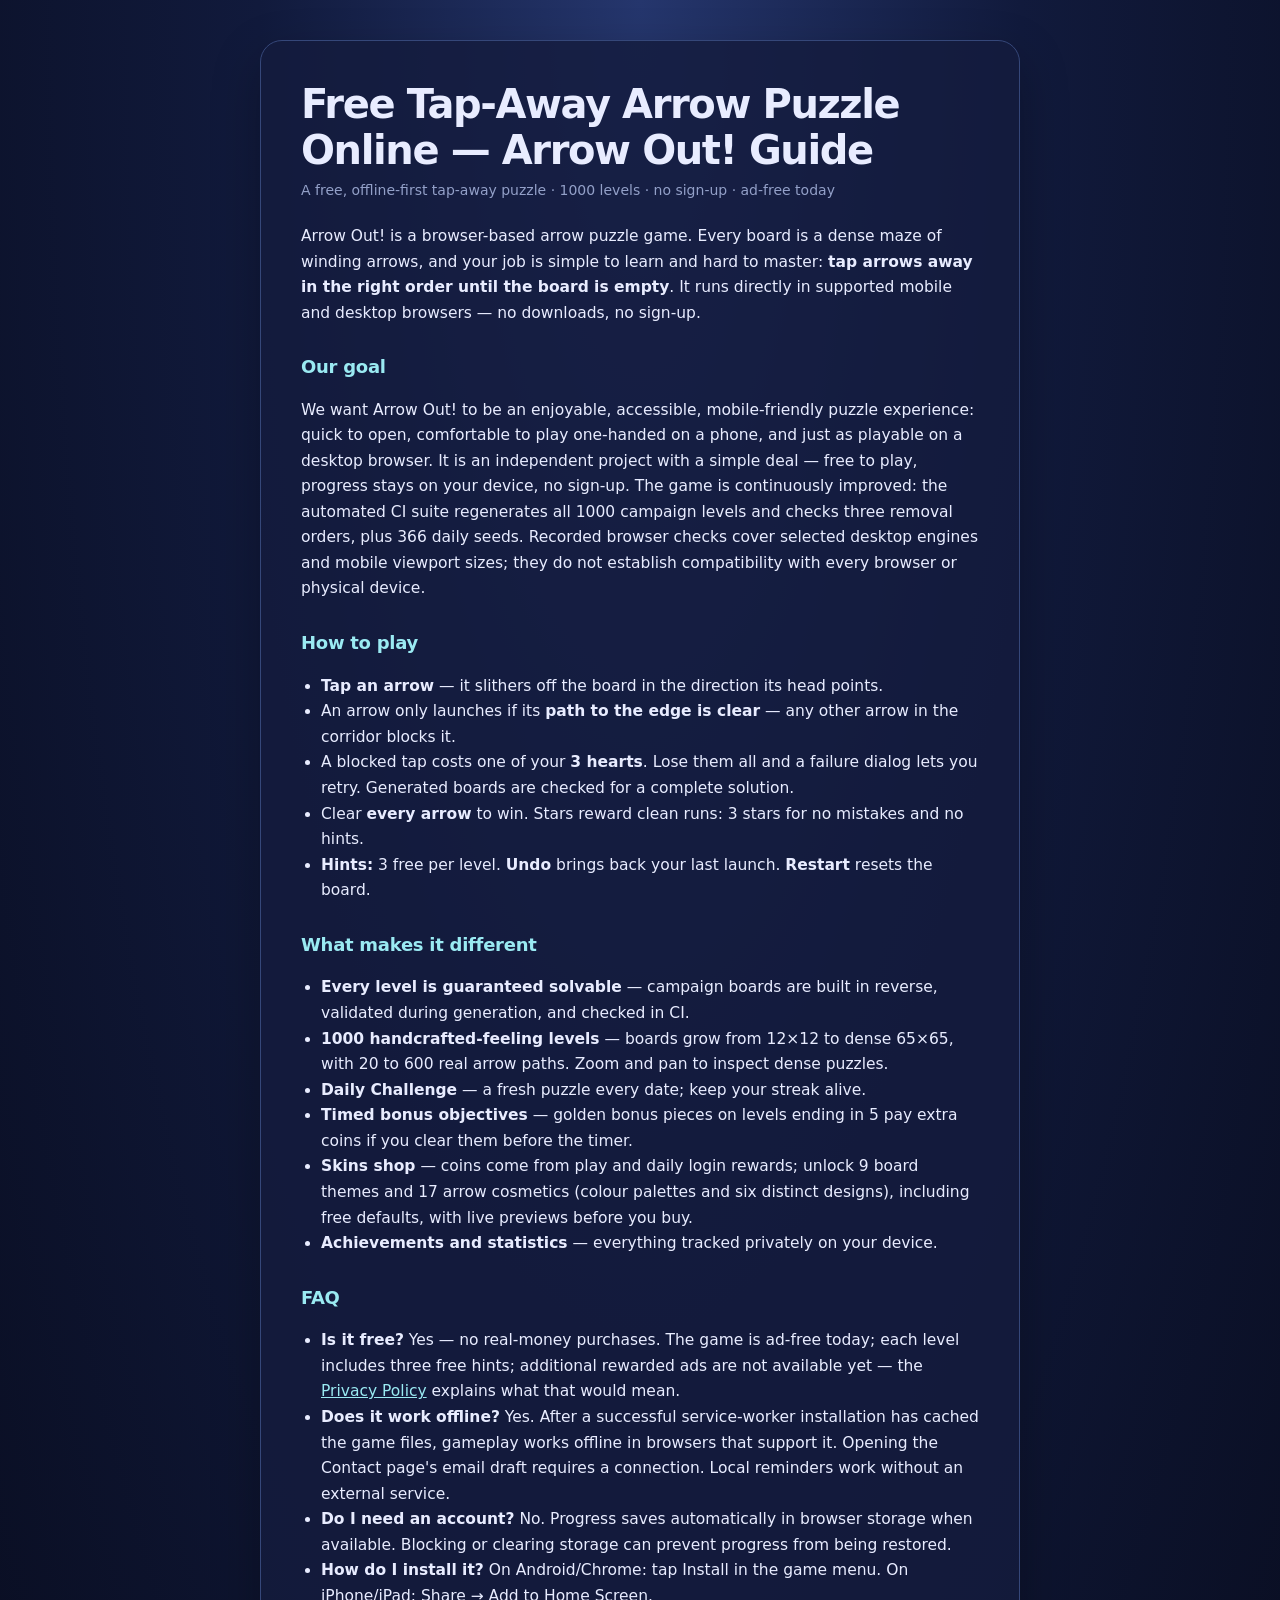
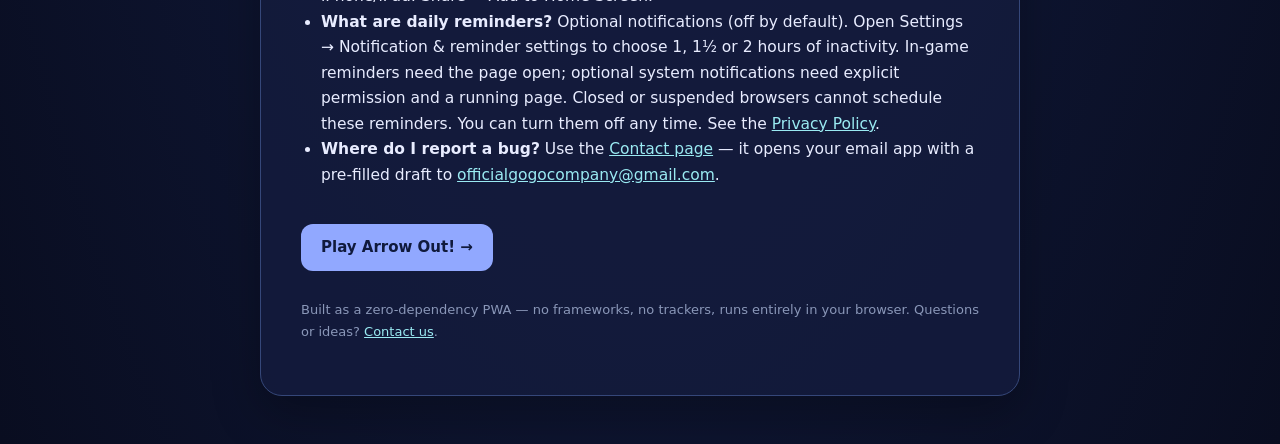
<file: guide/index.html>
<!doctype html>
<html lang="en">
<head>
  <meta charset="UTF-8" />
  <meta name="viewport" content="width=device-width, initial-scale=1, viewport-fit=cover" />
  <meta name="description" content="Learn how to play Arrow Out!, clear blocked exit corridors, use hints and undo, and master 1,000 winding-path levels on mobile or desktop." />
  <meta name="theme-color" content="#0d1230" />
  <meta name="robots" content="index, follow" />
  <title>Arrow Out! Guide: Free Tap-Away Puzzle Tips</title>
  <link rel="canonical" href="https://gogocompany.in/arrowout/guide/" />
  <link rel="icon" type="image/svg+xml" href="https://gogocompany.in/favicon.svg" />
  <meta property="og:title" content="Arrow Out Guide: How to Play &amp; Solve Arrow Puzzles" />
  <meta property="og:description" content="Learn how to play Arrow Out!, clear blocked exit corridors, use hints and undo, and master 1,000 winding-path levels on mobile or desktop." />
  <meta property="og:type" content="article" />
  <meta property="og:url" content="https://gogocompany.in/arrowout/guide/" />
  <meta property="og:image" content="https://gogocompany.in/arrowout/docs/screenshot-home.png" />
  <meta name="twitter:card" content="summary_large_image" />
  <meta name="twitter:title" content="Arrow Out Guide: How to Play &amp; Solve Arrow Puzzles" />
  <meta name="twitter:description" content="Learn how to play Arrow Out!, clear blocked exit corridors, use hints and undo, and master 1,000 winding-path levels on mobile or desktop." />
  <style>
    * { box-sizing: border-box; }
    body {
      margin: 0; padding: 24px 16px 48px;
      font-family: system-ui, -apple-system, "Segoe UI", Roboto, "Helvetica Neue", Arial, sans-serif;
      background: linear-gradient(180deg, #1b2550 0%, #0d1230 55%, #090d20 100%);
      background-attachment: fixed;
      color: #e8ecff; font-size: 16px; line-height: 1.65;
    }
    .wrap { max-width: 720px; margin: 0 auto; }
    a { color: #748ffc; overflow-wrap: anywhere; }
    h1 { font-size: 26px; margin: 0 0 6px; }
    h2 { font-size: 18px; margin: 26px 0 8px; color: #a5b4fc; }
    .sub { color: #93a0c8; font-size: 14px; margin: 0 0 22px; }
    p, li { font-size: 15.5px; }
    ul { padding-left: 20px; }
    .btn {
      display: inline-block; margin-top: 20px;
      background: #748ffc; color: #0b1026; text-decoration: none; font-weight: 700;
      padding: 10px 18px; border-radius: 14px; font-size: 15px;
    }
    .muted { color: #8a97b8; font-size: 13px; margin-top: 28px; }
  
    /* UI refresh: consistent reading surface and accessible controls */
    body { padding: clamp(16px, 4vw, 40px) 14px 48px; background: radial-gradient(ellipse at 50% 0%, #25366d 0%, #111a3c 42%, #090d20 100%); }
    .wrap { max-width: 760px; padding: clamp(20px, 4vw, 40px); background: rgba(20,27,61,.82); border: 1px solid #354779; border-radius: 22px; box-shadow: 0 18px 48px rgba(0,0,0,.28); }
    h1 { font-size: clamp(1.8rem, 5vw, 2.5rem); letter-spacing: -.035em; line-height: 1.15; }
    h2 { color: #9aeaf2; letter-spacing: -.015em; }
    a { color: #9aeaf2; }
    .btn { min-height: 46px; padding: 11px 20px; border-radius: 12px; background: #91a8ff; color: #101a3c; }
    :focus-visible { outline: 3px solid #9aeaf2; outline-offset: 3px; }
    @media(max-width:420px) { .wrap { padding: 20px 16px; border-radius: 16px; } p,li { font-size: 15px; } }

  </style>
  <script type="application/ld+json">
  {
  "@context": "https://schema.org",
  "@graph": [
    {
      "@type": "WebPage",
      "@id": "https://gogocompany.in/arrowout/guide/#webpage",
      "url": "https://gogocompany.in/arrowout/guide/",
      "name": "Arrow Out! Guide: Free Tap-Away Puzzle Tips",
      "description": "Learn how to play a free tap-away arrow puzzle online, plan exit corridors, use hints and undo, and solve 1,000 levels on mobile or desktop.",
      "inLanguage": "en",
      "isPartOf": {
        "@type": "WebSite",
        "name": "GoGo Company",
        "url": "https://gogocompany.in/"
      }
    },
    {
      "@type": "FAQPage",
      "@id": "https://gogocompany.in/arrowout/guide/#faq",
      "mainEntity": [
        {
          "@type": "Question",
          "name": "Is Arrow Out free?",
          "acceptedAnswer": {
            "@type": "Answer",
            "text": "Yes. Arrow Out has no real-money purchases and is ad-free. Each level includes three free hints; additional rewarded ads are not available yet."
          }
        },
        {
          "@type": "Question",
          "name": "Does Arrow Out work offline?",
          "acceptedAnswer": {
            "@type": "Answer",
            "text": "Yes. After a successful service-worker installation has cached the game files, gameplay works offline in browsers that support it."
          }
        },
        {
          "@type": "Question",
          "name": "Do I need an account to play Arrow Out?",
          "acceptedAnswer": {
            "@type": "Answer",
            "text": "No. Progress saves automatically in browser storage when available. Blocking or clearing storage can prevent progress from being restored."
          }
        },
        {
          "@type": "Question",
          "name": "How do I install Arrow Out?",
          "acceptedAnswer": {
            "@type": "Answer",
            "text": "On Android with Chrome, use Install in the game menu. On iPhone or iPad, use Share and then Add to Home Screen."
          }
        },
        {
          "@type": "Question",
          "name": "Where can I report an Arrow Out bug?",
          "acceptedAnswer": {
            "@type": "Answer",
            "text": "Use the Contact page to open an email draft to officialgogocompany@gmail.com."
          }
        }
      ]
    },
    {
      "@type": "VideoGame",
      "@id": "https://gogocompany.in/arrowout/#game",
      "name": "Arrow Out!",
      "url": "https://gogocompany.in/arrowout/",
      "description": "A free single-player tap-away arrow puzzle game for mobile and desktop browsers, with 1,000 levels and offline PWA support after installation.",
      "genre": [
        "Puzzle",
        "Casual"
      ],
      "gamePlatform": [
        "Web Browser",
        "Mobile Web"
      ],
      "applicationCategory": "Game",
      "operatingSystem": "Any",
      "playMode": "SinglePlayer",
      "isAccessibleForFree": true,
      "publisher": {
        "@type": "Organization",
        "name": "GoGo Company",
        "url": "https://gogocompany.in/"
      }
    },
    {
      "@type": "BreadcrumbList",
      "itemListElement": [
        {
          "@type": "ListItem",
          "position": 1,
          "name": "Home",
          "item": "https://gogocompany.in/"
        },
        {
          "@type": "ListItem",
          "position": 2,
          "name": "Arrow Out!",
          "item": "https://gogocompany.in/arrowout/"
        },
        {
          "@type": "ListItem",
          "position": 3,
          "name": "Guide",
          "item": "https://gogocompany.in/arrowout/guide/"
        }
      ]
    }
  ]
}
  </script>
</head>
<body>
  <main class="wrap">
    <h1>Free Tap-Away Arrow Puzzle Online — Arrow Out! Guide</h1>
    <p class="sub">A free, offline-first tap-away puzzle &middot; 1000 levels &middot; no sign-up &middot; ad-free today</p>

    <p>Arrow Out! is a browser-based arrow puzzle game. Every board is a dense maze of winding arrows, and your job is simple to learn and hard to master: <b>tap arrows away in the right order until the board is empty</b>. It runs directly in supported mobile and desktop browsers &mdash; no downloads, no sign-up.</p>

    <h2>Our goal</h2>
    <p>We want Arrow Out! to be an enjoyable, accessible, mobile-friendly puzzle experience: quick to open, comfortable to play one-handed on a phone, and just as playable on a desktop browser. It is an independent project with a simple deal &mdash; free to play, progress stays on your device, no sign-up. The game is continuously improved: the automated CI suite regenerates all 1000 campaign levels and checks three removal orders, plus 366 daily seeds. Recorded browser checks cover selected desktop engines and mobile viewport sizes; they do not establish compatibility with every browser or physical device.</p>

    <h2>How to play</h2>
    <ul>
      <li><b>Tap an arrow</b> &mdash; it slithers off the board in the direction its head points.</li>
      <li>An arrow only launches if its <b>path to the edge is clear</b> &mdash; any other arrow in the corridor blocks it.</li>
      <li>A blocked tap costs one of your <b>3 hearts</b>. Lose them all and a failure dialog lets you retry. Generated boards are checked for a complete solution.</li>
      <li>Clear <b>every arrow</b> to win. Stars reward clean runs: 3 stars for no mistakes and no hints.</li>
      <li><b>Hints:</b> 3 free per level. <b>Undo</b> brings back your last launch. <b>Restart</b> resets the board.</li>
    </ul>

    <h2>What makes it different</h2>
    <ul>
      <li><b>Every level is guaranteed solvable</b> &mdash; campaign boards are built in reverse, validated during generation, and checked in CI.</li>
      <li><b>1000 handcrafted-feeling levels</b> &mdash; boards grow from 12&times;12 to dense 65&times;65, with 20 to 600 real arrow paths. Zoom and pan to inspect dense puzzles.</li>
      <li><b>Daily Challenge</b> &mdash; a fresh puzzle every date; keep your streak alive.</li>
      <li><b>Timed bonus objectives</b> &mdash; golden bonus pieces on levels ending in 5 pay extra coins if you clear them before the timer.</li>
      <li><b>Skins shop</b> &mdash; coins come from play and daily login rewards; unlock 9 board themes and 17 arrow cosmetics (colour palettes and six distinct designs), including free defaults, with live previews before you buy.</li>
      <li><b>Achievements and statistics</b> &mdash; everything tracked privately on your device.</li>
    </ul>

    <h2>FAQ</h2>
    <ul>
      <li><b>Is it free?</b> Yes &mdash; no real-money purchases. The game is ad-free today; each level includes three free hints; additional rewarded ads are not available yet &mdash; the <a href="../privacy.html">Privacy Policy</a> explains what that would mean.</li>
      <li><b>Does it work offline?</b> Yes. After a successful service-worker installation has cached the game files, gameplay works offline in browsers that support it. Opening the Contact page's email draft requires a connection. Local reminders work without an external service.</li>
      <li><b>Do I need an account?</b> No. Progress saves automatically in browser storage when available. Blocking or clearing storage can prevent progress from being restored.</li>
      <li><b>How do I install it?</b> On Android/Chrome: tap Install in the game menu. On iPhone/iPad: Share &rarr; Add to Home Screen.</li>
      <li><b>What are daily reminders?</b> Optional notifications (off by default). Open Settings &rarr; Notification &amp; reminder settings to choose 1, 1&frac12; or 2 hours of inactivity. In-game reminders need the page open; optional system notifications need explicit permission and a running page. Closed or suspended browsers cannot schedule these reminders. You can turn them off any time. See the <a href="../privacy.html">Privacy Policy</a>.</li>
      <li><b>Where do I report a bug?</b> Use the <a href="../contact.html">Contact page</a> &mdash; it opens your email app with a pre-filled draft to <a href="mailto:officialgogocompany@gmail.com">officialgogocompany@gmail.com</a>.</li>
    </ul>

    <a class="btn" href="index.html">Play Arrow Out! &rarr;</a>
    <p class="muted">Built as a zero-dependency PWA &mdash; no frameworks, no trackers, runs entirely in your browser. Questions or ideas? <a href="../contact.html">Contact us</a>.</p>
  </main>
</body>
</html>
</file>
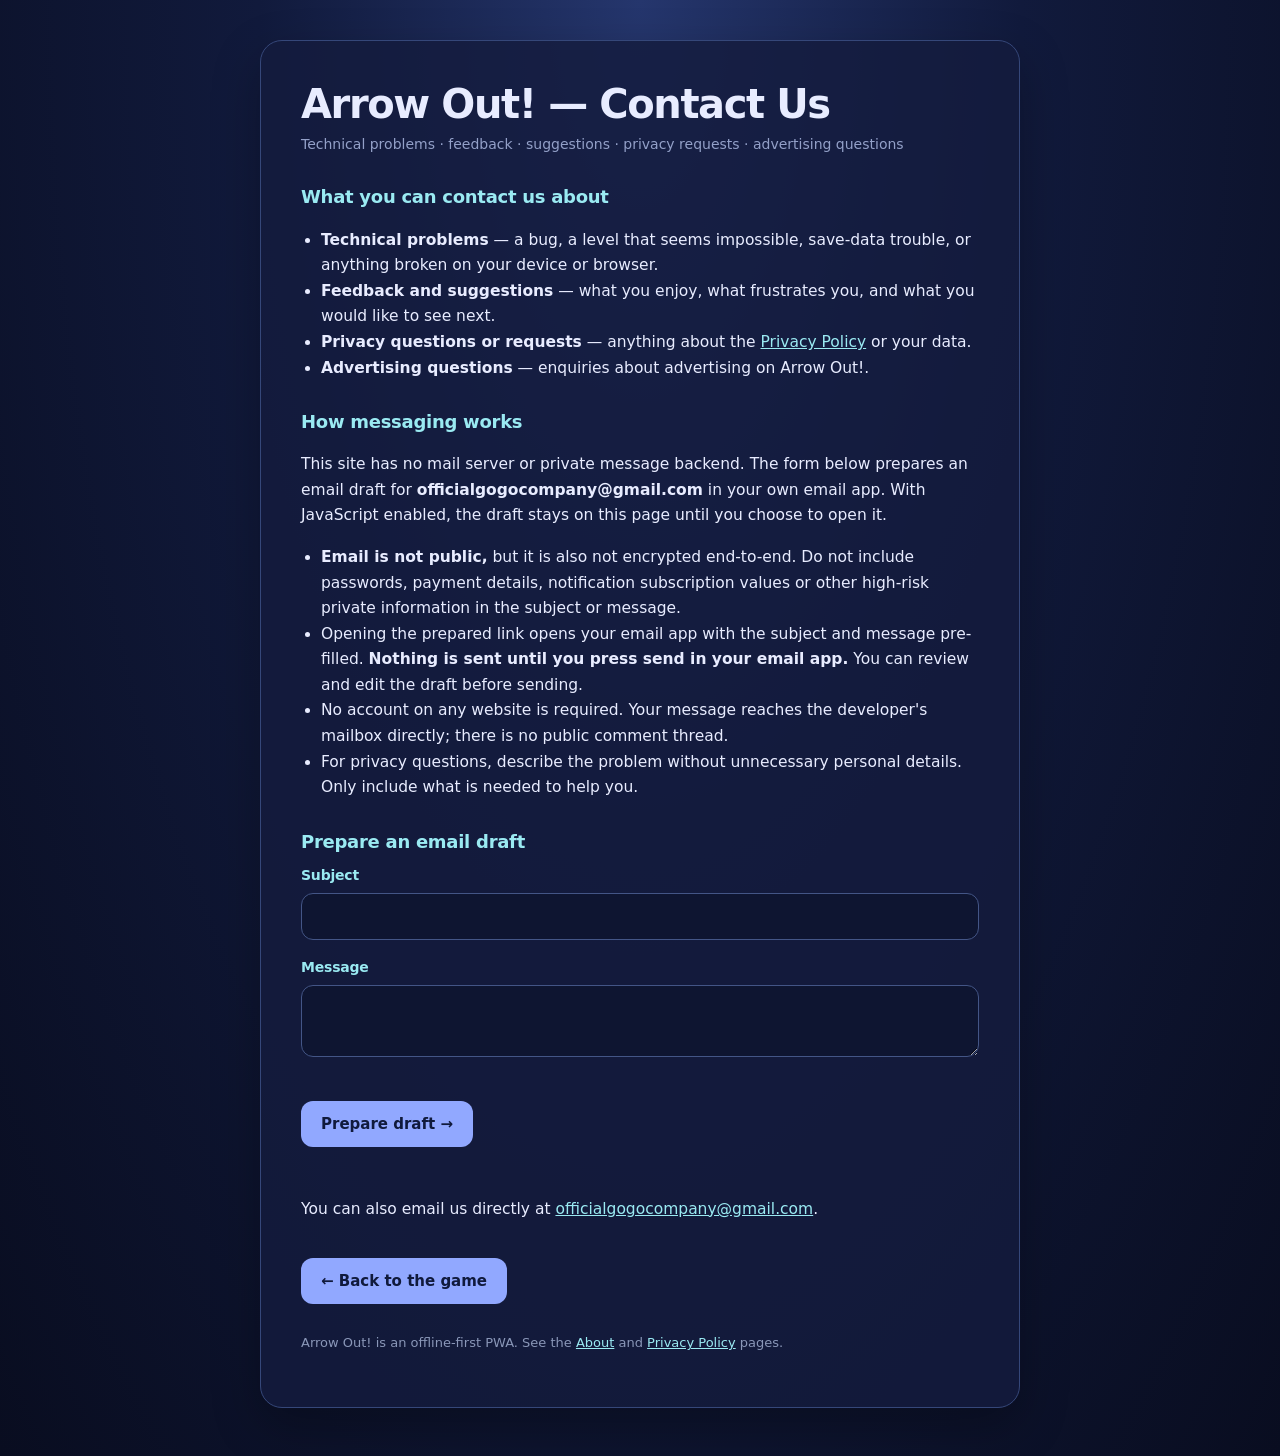
<file: contact.html>
<!doctype html>
<html lang="en">
<head>
  <meta charset="UTF-8" />
  <meta name="viewport" content="width=device-width, initial-scale=1, viewport-fit=cover" />
  <meta name="description" content="Contact Arrow Out! for technical support, feedback, privacy questions or advertising enquiries. The form prepares an email to the developer." />
  <meta name="theme-color" content="#0d1230" />
  <meta name="referrer" content="no-referrer" />
  <meta name="robots" content="index, follow" />
  <title>Contact Us &mdash; Arrow Out!</title>
  <link rel="canonical" href="https://gogocompany.in/arrowout/contact.html" />
  <style>
    * { box-sizing: border-box; }
    body {
      margin: 0; padding: 24px 16px 48px;
      font-family: system-ui, -apple-system, "Segoe UI", Roboto, "Helvetica Neue", Arial, sans-serif;
      background: linear-gradient(180deg, #1b2550 0%, #0d1230 55%, #090d20 100%);
      background-attachment: fixed;
      color: #e8ecff; font-size: 16px; line-height: 1.65;
    }
    .wrap { max-width: 720px; margin: 0 auto; }
    a { color: #748ffc; overflow-wrap: anywhere; }
    h1 { font-size: 26px; margin: 0 0 6px; }
    h2 { font-size: 18px; margin: 26px 0 8px; color: #a5b4fc; }
    .sub { color: #93a0c8; font-size: 14px; margin: 0 0 22px; }
    p, li { font-size: 15.5px; }
    ul { padding-left: 20px; }
    .btn {
      display: inline-block; margin-top: 20px;
      background: #748ffc; color: #0b1026; text-decoration: none; font-weight: 700;
      padding: 10px 18px; border-radius: 14px; font-size: 15px;
      border: none; cursor: pointer; font-family: inherit;
    }
    .muted { color: #8a97b8; font-size: 13px; margin-top: 28px; }
    .field { margin-bottom: 16px; }
    .field label { display: block; font-size: 14px; font-weight: 600; margin-bottom: 6px; color: #a5b4fc; }
    .field input, .field textarea {
      width: 100%; padding: 10px 12px; font: inherit; font-size: 15px; color: #e8ecff;
      background: #141b3d; border: 1px solid #2a3564; border-radius: 12px;
    }
    .field input:focus, .field textarea:focus { outline: 2px solid #748ffc; outline-offset: 1px; }
    .field textarea { min-height: 130px; resize: vertical; }
    .ferr { color: #fda4af; font-size: 13px; margin: 6px 0 0; }
    .form-status { font-size: 14px; margin: 14px 0 0; min-height: 20px; }
    .form-status.ok { color: #86efac; }
    .form-status.err { color: #fda4af; }
    :focus-visible { outline: 2px solid #a5b4fc; outline-offset: 3px; }
  
    /* UI refresh: consistent reading surface and accessible form controls */
    body { padding: clamp(16px, 4vw, 40px) 14px 48px; background: radial-gradient(ellipse at 50% 0%, #25366d 0%, #111a3c 42%, #090d20 100%); }
    .wrap { max-width: 760px; padding: clamp(20px, 4vw, 40px); background: rgba(20,27,61,.82); border: 1px solid #354779; border-radius: 22px; box-shadow: 0 18px 48px rgba(0,0,0,.28); }
    h1 { font-size: clamp(1.8rem, 5vw, 2.5rem); letter-spacing: -.035em; line-height: 1.15; }
    h2,.field label { color: #9aeaf2; letter-spacing: -.015em; }
    a { color: #9aeaf2; }
    .btn { min-height: 46px; padding: 11px 20px; border-radius: 12px; background: #91a8ff; color: #101a3c; }
    .field input,.field textarea { min-height: 46px; background: #0e1531; border-color: #435586; border-radius: 12px; }
    .field input:focus,.field textarea:focus { outline: 3px solid #9aeaf2; outline-offset: 2px; }
    :focus-visible { outline: 3px solid #9aeaf2; outline-offset: 3px; }
    @media(max-width:420px) { .wrap { padding: 20px 16px; border-radius: 16px; } p,li { font-size: 15px; } }

  </style>
</head>
<body>
  <main class="wrap">
    <h1>Arrow Out! &mdash; Contact Us</h1>
    <p class="sub">Technical problems &middot; feedback &middot; suggestions &middot; privacy requests &middot; advertising questions</p>

    <h2>What you can contact us about</h2>
    <ul>
      <li><b>Technical problems</b> &mdash; a bug, a level that seems impossible, save-data trouble, or anything broken on your device or browser.</li>
      <li><b>Feedback and suggestions</b> &mdash; what you enjoy, what frustrates you, and what you would like to see next.</li>
      <li><b>Privacy questions or requests</b> &mdash; anything about the <a href="privacy.html">Privacy Policy</a> or your data.</li>
      <li><b>Advertising questions</b> &mdash; enquiries about advertising on Arrow Out!.</li>
    </ul>

    <h2>How messaging works</h2>
    <p>This site has no mail server or private message backend. The form below prepares an email draft for <b>officialgogocompany@gmail.com</b> in your own email app. With JavaScript enabled, the draft stays on this page until you choose to open it.</p>
    <ul id="public-warning">
      <li><b>Email is not public,</b> but it is also not encrypted end-to-end. Do not include passwords, payment details, notification subscription values or other high-risk private information in the subject or message.</li>
      <li>Opening the prepared link opens your email app with the subject and message pre-filled. <b>Nothing is sent until you press send in your email app.</b> You can review and edit the draft before sending.</li>
      <li>No account on any website is required. Your message reaches the developer's mailbox directly; there is no public comment thread.</li>
      <li>For privacy questions, describe the problem without unnecessary personal details. Only include what is needed to help you.</li>
    </ul>

    <h2>Prepare an email draft</h2>
    <noscript>
      <p>JavaScript is off. Submitting this form opens your email app directly with the subject and message pre-filled. Nothing is sent until you press send there. You can also email <a href="mailto:officialgogocompany@gmail.com">officialgogocompany@gmail.com</a> directly and type there.</p>
    </noscript>
    <form id="contact-form" method="get" action="mailto:officialgogocompany@gmail.com" aria-describedby="public-warning">
      <div class="field">
        <label for="f-subject">Subject</label>
        <input id="f-subject" name="subject" maxlength="100" required aria-describedby="ferr-subject" />
        <p class="ferr" id="ferr-subject" hidden></p>
      </div>
      <div class="field">
        <label for="f-message">Message</label>
        <textarea id="f-message" name="body" maxlength="5000" required aria-describedby="ferr-message"></textarea>
        <p class="ferr" id="ferr-message" hidden></p>
      </div>
      <button class="btn" type="submit">Prepare draft &rarr;</button>
      <p id="form-status" class="form-status" role="status" aria-live="polite"></p>
      <p id="fallback" hidden><a id="fallback-link" href="mailto:officialgogocompany@gmail.com" rel="noreferrer">Open the draft in your email app</a> (opens your email app with the subject and message pre-filled). Review it and press send there.</p>
    </form>

    <p>You can also email us directly at <a href="mailto:officialgogocompany@gmail.com">officialgogocompany@gmail.com</a>.</p>

    <a class="btn" href="index.html">&larr; Back to the game</a>
    <p class="muted">Arrow Out! is an offline-first PWA. See the <a href="about.html">About</a> and <a href="privacy.html">Privacy Policy</a> pages.</p>
  </main>

  <script>
    (function() {
      'use strict';
      function byId(id) { return document.getElementById(id); }
      function setStatus(msg, ok) {
        var el = byId('form-status');
        el.textContent = msg;
        el.className = 'form-status ' + (ok ? 'ok' : 'err');
      }
      function setError(id, msg) {
        var el = byId('ferr-' + id);
        var field = byId('f-' + id);
        el.textContent = msg;
        el.hidden = !msg;
        if (msg) field.setAttribute('aria-invalid', 'true');
        else field.removeAttribute('aria-invalid');
      }
      function clearDraft() {
        byId('fallback').hidden = true;
        byId('fallback-link').href = form.action;
        byId('form-status').textContent = '';
      }
      function validate() {
        var first = null;
        ['subject', 'message'].forEach(function(id) {
          var field = byId('f-' + id);
          var msg = !field.value.trim() ? 'Please add a ' + id + '.' :
            field.value.length > field.maxLength ? 'Please shorten the ' + id + '.' : '';
          setError(id, msg);
          if (msg && !first) first = field;
        });
        return first;
      }
      var form = byId('contact-form');
      form.addEventListener('submit', function(e) {
        e.preventDefault();
        clearDraft();
        var bad = validate();
        if (!bad) {
          var url = new URL(form.action);
          // URLSearchParams encodes delimiters, Unicode and malformed UTF-16
          // safely. Keep the complete encoded URL below common client limits.
          url.searchParams.set('subject', '[Arrow Out! Contact] ' + byId('f-subject').value.trim());
          url.searchParams.set('body', byId('f-message').value.trim());
          if (url.href.length > 7000) {
            setError('message', 'This draft is too long for an email link. Shorten it, or email us directly and type there.');
            bad = byId('f-message');
          } else {
            byId('fallback-link').href = url.href;
            byId('fallback').hidden = false;
            setStatus('Draft prepared on this page. Nothing has been sent. Use the link below to open your email app, then review and press send there.', true);
          }
        }
        if (bad) {
          setStatus('Please fix the highlighted fields, then try again.', false);
          bad.focus();
        }
      });
      form.addEventListener('input', function() {
        clearDraft();
        setError('subject', '');
        setError('message', '');
      });
      // Native required/maxlength validation remains available without JS;
      // with JS, custom errors also reject whitespace and oversized URLs.
      form.noValidate = true;
    })();
  </script>
</body>
</html>
</file>
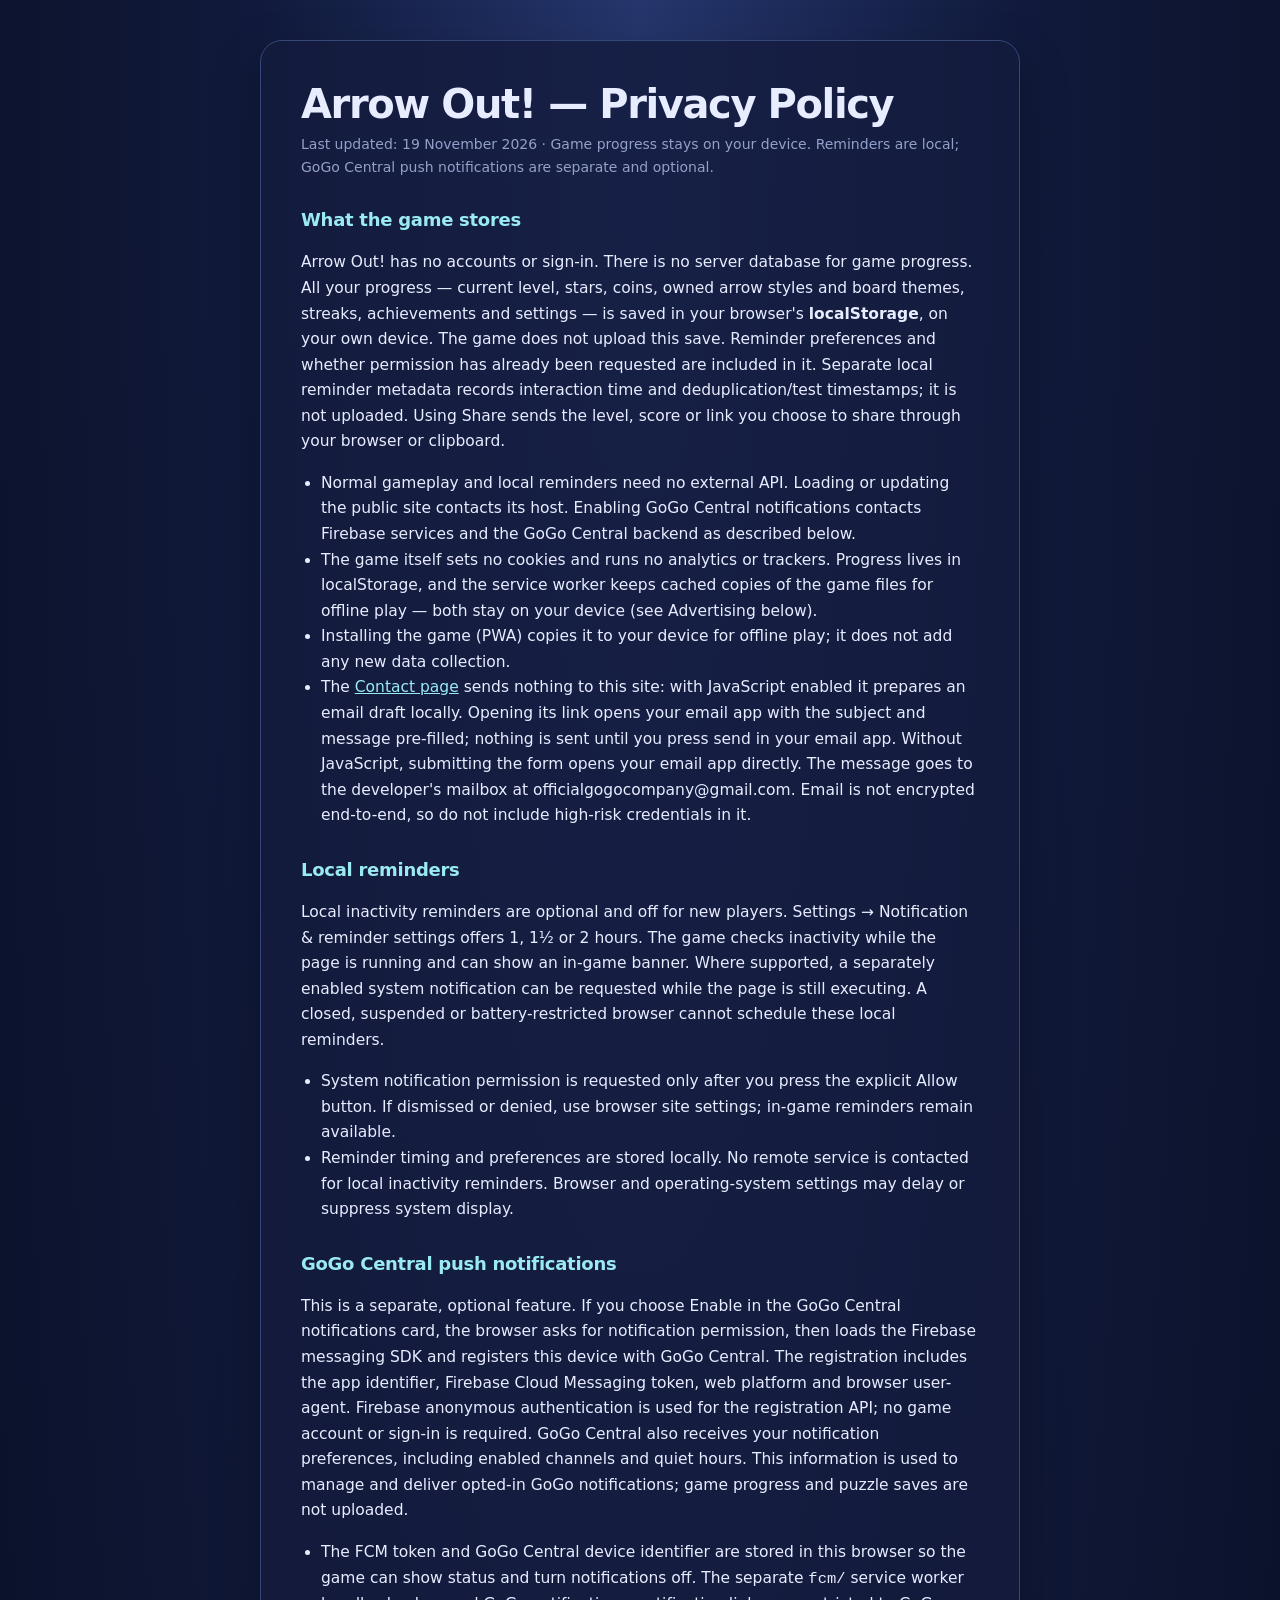
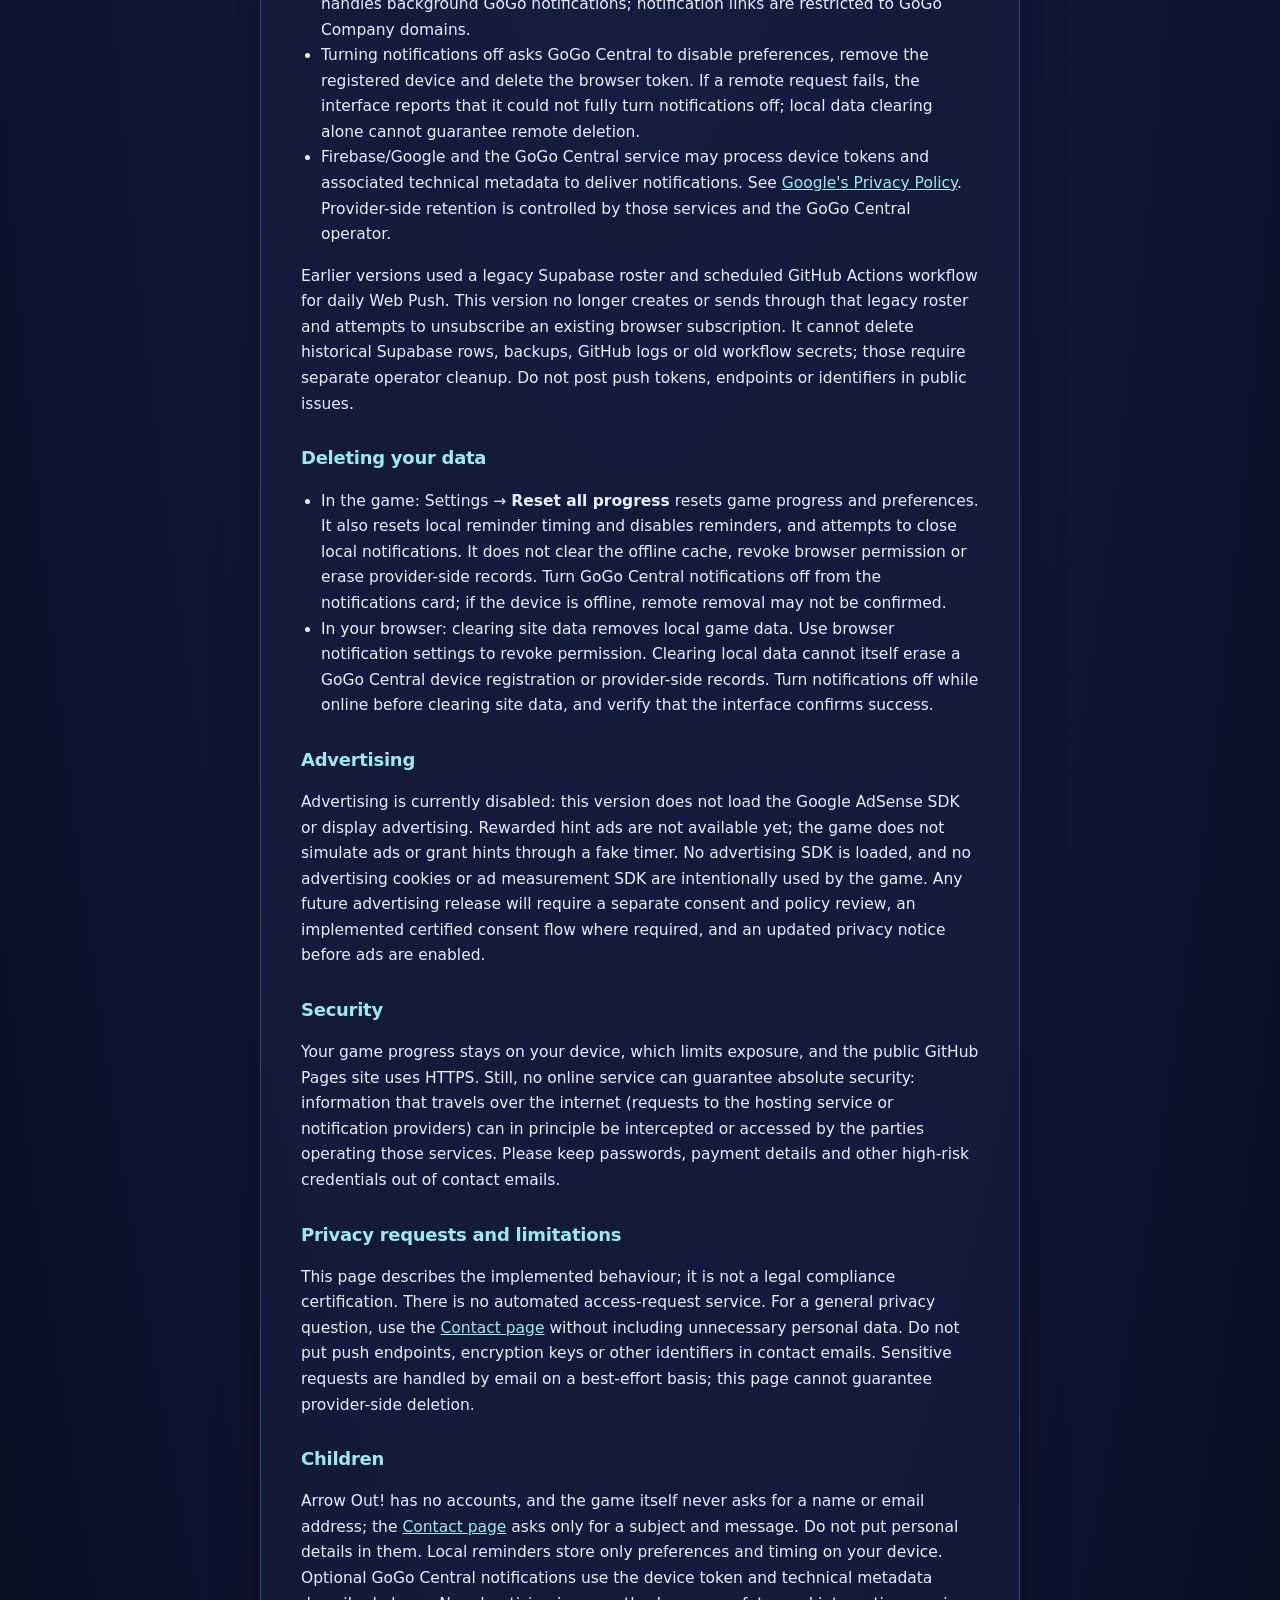
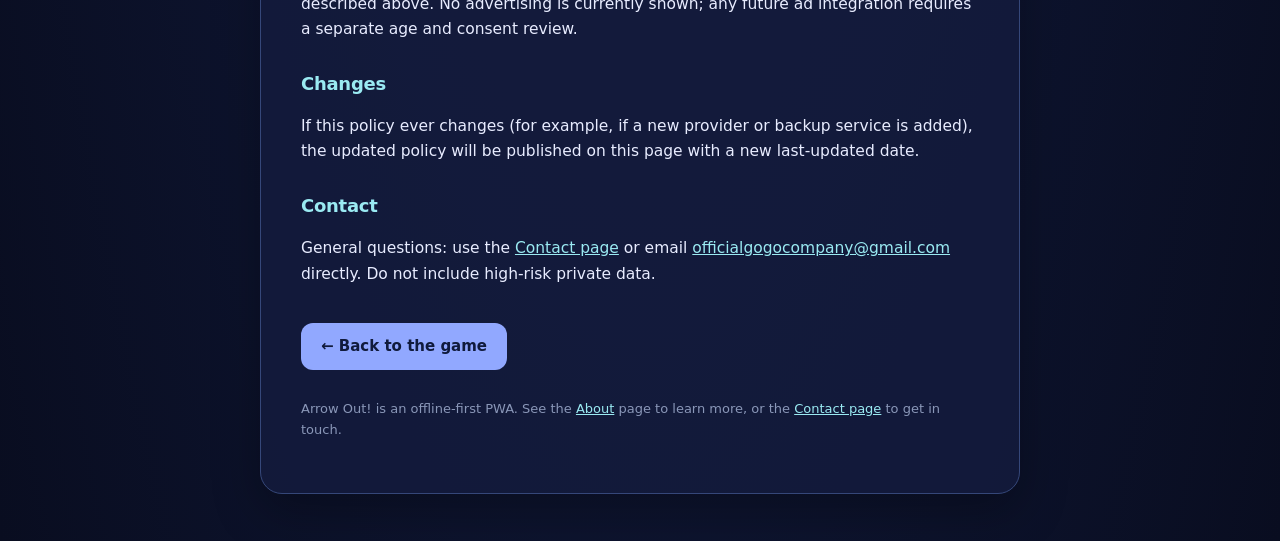
<file: privacy.html>
<!doctype html>
<html lang="en">
<head>
  <meta charset="UTF-8" />
  <meta name="viewport" content="width=device-width, initial-scale=1, viewport-fit=cover" />
  <meta name="description" content="Arrow Out! privacy policy — what the game stores on your device, how optional daily reminders work, and how to delete your data." />
  <meta name="theme-color" content="#0d1230" />
  <meta name="robots" content="index, follow" />
  <title>Privacy Policy &mdash; Arrow Out!</title>
  <link rel="canonical" href="https://gogocompany.in/arrowout/privacy.html" />
  <style>
    * { box-sizing: border-box; }
    body {
      margin: 0; padding: 24px 16px 48px;
      font-family: system-ui, -apple-system, "Segoe UI", Roboto, "Helvetica Neue", Arial, sans-serif;
      background: linear-gradient(180deg, #1b2550 0%, #0d1230 55%, #090d20 100%);
      background-attachment: fixed;
      color: #e8ecff; font-size: 16px; line-height: 1.65;
    }
    .wrap { max-width: 720px; margin: 0 auto; }
    a { color: #748ffc; overflow-wrap: anywhere; }
    h1 { font-size: 26px; margin: 0 0 6px; }
    h2 { font-size: 18px; margin: 26px 0 8px; color: #a5b4fc; }
    .sub { color: #93a0c8; font-size: 14px; margin: 0 0 22px; }
    p, li { font-size: 15.5px; }
    ul { padding-left: 20px; }
    .btn {
      display: inline-block; margin-top: 20px;
      background: #748ffc; color: #0b1026; text-decoration: none; font-weight: 700;
      padding: 10px 18px; border-radius: 14px; font-size: 15px;
    }
    .muted { color: #8a97b8; font-size: 13px; margin-top: 28px; }
  
    /* UI refresh: consistent reading surface and accessible links */
    body { padding: clamp(16px, 4vw, 40px) 14px 48px; background: radial-gradient(ellipse at 50% 0%, #25366d 0%, #111a3c 42%, #090d20 100%); }
    .wrap { max-width: 760px; padding: clamp(20px, 4vw, 40px); background: rgba(20,27,61,.82); border: 1px solid #354779; border-radius: 22px; box-shadow: 0 18px 48px rgba(0,0,0,.28); }
    h1 { font-size: clamp(1.8rem, 5vw, 2.5rem); letter-spacing: -.035em; line-height: 1.15; }
    h2 { color: #9aeaf2; letter-spacing: -.015em; }
    a { color: #9aeaf2; }
    .btn { min-height: 46px; padding: 11px 20px; border-radius: 12px; background: #91a8ff; color: #101a3c; }
    :focus-visible { outline: 3px solid #9aeaf2; outline-offset: 3px; }
    @media(max-width:420px) { .wrap { padding: 20px 16px; border-radius: 16px; } p,li { font-size: 15px; } }

  </style>
</head>
<body>
  <main class="wrap">
    <h1>Arrow Out! &mdash; Privacy Policy</h1>
    <p class="sub">Last updated: 19 November 2026 &middot; Game progress stays on your device. Reminders are local; GoGo Central push notifications are separate and optional.</p>

    <h2>What the game stores</h2>
    <p>Arrow Out! has no accounts or sign-in. There is no server database for game progress. All your progress &mdash; current level, stars, coins, owned arrow styles and board themes, streaks, achievements and settings &mdash; is saved in your browser's <b>localStorage</b>, on your own device. The game does not upload this save. Reminder preferences and whether permission has already been requested are included in it. Separate local reminder metadata records interaction time and deduplication/test timestamps; it is not uploaded. Using Share sends the level, score or link you choose to share through your browser or clipboard.</p>
    <ul>
      <li>Normal gameplay and local reminders need no external API. Loading or updating the public site contacts its host. Enabling GoGo Central notifications contacts Firebase services and the GoGo Central backend as described below.</li>
      <li>The game itself sets no cookies and runs no analytics or trackers. Progress lives in localStorage, and the service worker keeps cached copies of the game files for offline play &mdash; both stay on your device (see Advertising below).</li>
      <li>Installing the game (PWA) copies it to your device for offline play; it does not add any new data collection.</li>
      <li>The <a href="contact.html">Contact page</a> sends nothing to this site: with JavaScript enabled it prepares an email draft locally. Opening its link opens your email app with the subject and message pre-filled; nothing is sent until you press send in your email app. Without JavaScript, submitting the form opens your email app directly. The message goes to the developer's mailbox at officialgogocompany@gmail.com. Email is not encrypted end-to-end, so do not include high-risk credentials in it.</li>
    </ul>

    <h2>Local reminders</h2>
    <p>Local inactivity reminders are optional and off for new players. Settings &rarr; Notification &amp; reminder settings offers 1, 1&frac12; or 2 hours. The game checks inactivity while the page is running and can show an in-game banner. Where supported, a separately enabled system notification can be requested while the page is still executing. A closed, suspended or battery-restricted browser cannot schedule these local reminders.</p>
    <ul>
      <li>System notification permission is requested only after you press the explicit Allow button. If dismissed or denied, use browser site settings; in-game reminders remain available.</li>
      <li>Reminder timing and preferences are stored locally. No remote service is contacted for local inactivity reminders. Browser and operating-system settings may delay or suppress system display.</li>
    </ul>

    <h2>GoGo Central push notifications</h2>
    <p>This is a separate, optional feature. If you choose Enable in the GoGo Central notifications card, the browser asks for notification permission, then loads the Firebase messaging SDK and registers this device with GoGo Central. The registration includes the app identifier, Firebase Cloud Messaging token, web platform and browser user-agent. Firebase anonymous authentication is used for the registration API; no game account or sign-in is required. GoGo Central also receives your notification preferences, including enabled channels and quiet hours. This information is used to manage and deliver opted-in GoGo notifications; game progress and puzzle saves are not uploaded.</p>
    <ul>
      <li>The FCM token and GoGo Central device identifier are stored in this browser so the game can show status and turn notifications off. The separate <code>fcm/</code> service worker handles background GoGo notifications; notification links are restricted to GoGo Company domains.</li>
      <li>Turning notifications off asks GoGo Central to disable preferences, remove the registered device and delete the browser token. If a remote request fails, the interface reports that it could not fully turn notifications off; local data clearing alone cannot guarantee remote deletion.</li>
      <li>Firebase/Google and the GoGo Central service may process device tokens and associated technical metadata to deliver notifications. See <a href="https://policies.google.com/privacy">Google's Privacy Policy</a>. Provider-side retention is controlled by those services and the GoGo Central operator.</li>
    </ul>
    <p>Earlier versions used a legacy Supabase roster and scheduled GitHub Actions workflow for daily Web Push. This version no longer creates or sends through that legacy roster and attempts to unsubscribe an existing browser subscription. It cannot delete historical Supabase rows, backups, GitHub logs or old workflow secrets; those require separate operator cleanup. Do not post push tokens, endpoints or identifiers in public issues.</p>

    <h2>Deleting your data</h2>
    <ul>
      <li>In the game: Settings &rarr; <b>Reset all progress</b> resets game progress and preferences. It also resets local reminder timing and disables reminders, and attempts to close local notifications. It does not clear the offline cache, revoke browser permission or erase provider-side records. Turn GoGo Central notifications off from the notifications card; if the device is offline, remote removal may not be confirmed.</li>
      <li>In your browser: clearing site data removes local game data. Use browser notification settings to revoke permission. Clearing local data cannot itself erase a GoGo Central device registration or provider-side records. Turn notifications off while online before clearing site data, and verify that the interface confirms success.</li>
    </ul>

    <h2>Advertising</h2>
    <p>Advertising is currently disabled: this version does not load the Google AdSense SDK or display advertising. Rewarded hint ads are not available yet; the game does not simulate ads or grant hints through a fake timer. No advertising SDK is loaded, and no advertising cookies or ad measurement SDK are intentionally used by the game. Any future advertising release will require a separate consent and policy review, an implemented certified consent flow where required, and an updated privacy notice before ads are enabled.</p>

    <h2>Security</h2>
    <p>Your game progress stays on your device, which limits exposure, and the public GitHub Pages site uses HTTPS. Still, no online service can guarantee absolute security: information that travels over the internet (requests to the hosting service or notification providers) can in principle be intercepted or accessed by the parties operating those services. Please keep passwords, payment details and other high-risk credentials out of contact emails.</p>

    <h2>Privacy requests and limitations</h2>
    <p>This page describes the implemented behaviour; it is not a legal compliance certification. There is no automated access-request service. For a general privacy question, use the <a href="contact.html">Contact page</a> without including unnecessary personal data. Do not put push endpoints, encryption keys or other identifiers in contact emails. Sensitive requests are handled by email on a best-effort basis; this page cannot guarantee provider-side deletion.</p>

    <h2>Children</h2>
    <p>Arrow Out! has no accounts, and the game itself never asks for a name or email address; the <a href="contact.html">Contact page</a> asks only for a subject and message. Do not put personal details in them. Local reminders store only preferences and timing on your device. Optional GoGo Central notifications use the device token and technical metadata described above. No advertising is currently shown; any future ad integration requires a separate age and consent review.</p>

    <h2>Changes</h2>
    <p>If this policy ever changes (for example, if a new provider or backup service is added), the updated policy will be published on this page with a new last-updated date.</p>

    <h2>Contact</h2>
    <p>General questions: use the <a href="contact.html">Contact page</a> or email <a href="mailto:officialgogocompany@gmail.com">officialgogocompany@gmail.com</a> directly. Do not include high-risk private data.</p>

    <a class="btn" href="index.html">&larr; Back to the game</a>
    <p class="muted">Arrow Out! is an offline-first PWA. See the <a href="about.html">About</a> page to learn more, or the <a href="contact.html">Contact page</a> to get in touch.</p>
  </main>
</body>
</html>
</file>
<file: css/styles.css>
/**
 * Arrow Out! - Premium Styles
 * Elegant dark navy with electric cyan and violet accents
 */

* { box-sizing: border-box; }

html, body {
  margin: 0;
  padding: 0;
  height: 100%;
}

/* ===== THEME VARIABLES ===== */
:root {
  /* Dark Theme (Default) */
  --bg-primary: #0d1230;
  --bg-secondary: #1b2550;
  --bg-tertiary: #090d20;
  --bg-card: #141b3d;
  --bg-cell: rgba(129, 140, 248, 0.12);
  
  /* Text Colors */
  --text-primary: #e8ecff;
  --text-secondary: #c6cff2;
  --text-tertiary: #93a0c8;
  --text-muted: #8a97b8;
  
  /* Accent Colors */
  --accent-cyan: #748ffc;
  --accent-cyan-light: #91a7ff;
  --accent-cyan-dark: #4c6ef5;
  --accent-violet: #c084fc;
  --accent-violet-light: #d8b4fe;
  --accent-gold: #ffd43b;
  --accent-pink: #ff5d8f;
  --accent-orange: #ff9f43;
  
  /* Button Colors */
  --btn-bg: #1a2348;
  --btn-bg-hover: #232e5c;
  --btn-border: #2a3564;
  --btn-text: #e8ecff;
  
  /* Button Primary */
  --btn-primary-bg: #748ffc;
  --btn-primary-border: #748ffc;
  --btn-primary-text: #0b1026;
  --btn-primary-hover: #91a7ff;
  
  /* Button Danger */
  --btn-danger-border: #6b3550;
  --btn-danger-text: #ff9aa5;
  
  /* Shadows */
  --shadow-sm: 0 2px 6px rgba(0, 0, 0, 0.35);
  --shadow-md: 0 10px 30px rgba(0, 0, 0, 0.45);
  --shadow-lg: 0 18px 50px rgba(0, 0, 0, 0.55);
  
  /* Border Radius */
  --radius-sm: 10px;
  --radius-md: 14px;
  --radius-lg: 20px;
  --radius-full: 999px;
  
  /* Transitions */
  --transition-fast: 0.06s ease;
  --transition-normal: 0.15s ease;
  --transition-slow: 0.2s ease;
}

/* Light Theme */
.theme-light {
  --bg-primary: #eef4ff;
  --bg-secondary: #f7f9fd;
  --bg-tertiary: #ffffff;
  --bg-card: #ffffff;
  --bg-cell: rgba(53, 71, 125, 0.08);
  
  --text-primary: #1f2a44;
  --text-secondary: #35477d;
  --text-tertiary: #5c6b8a;
  --text-muted: #8a97b8;
  
  --btn-bg: #ffffff;
  --btn-bg-hover: #eef2ff;
  --btn-border: #c9d4f2;
  --btn-text: #35477d;
  
  --btn-primary-bg: #4c6ef5;
  --btn-primary-border: #4c6ef5;
  --btn-primary-text: #fff;
  --btn-primary-hover: #4263db;
  
  --btn-danger-border: #f1b8c4;
  --btn-danger-text: #c0455e;
  
  --shadow-sm: 0 2px 6px rgba(53, 71, 125, 0.08);
  --shadow-md: 0 10px 30px rgba(53, 71, 125, 0.15);
  --shadow-lg: 0 18px 50px rgba(53, 71, 125, 0.25);
}

/* ===== BASE STYLES ===== */
body {
  font-family: system-ui, -apple-system, "Segoe UI", Roboto, "Helvetica Neue", Arial, sans-serif;
  background: linear-gradient(180deg, var(--bg-secondary) 0%, var(--bg-primary) 55%, var(--bg-tertiary) 100%);
  color: var(--text-primary);
  -webkit-tap-highlight-color: transparent;
  -webkit-touch-callout: none;
  -webkit-user-select: none;
  user-select: none;
  overscroll-behavior: none;
  touch-action: manipulation;
  font-size: 16px;
  min-height: 100vh;
}

#app {
  position: fixed;
  inset: 0;
  display: flex;
  flex-direction: column;
  height: 100vh;
  max-width: 100vw;
  overflow: hidden;
}

@supports (height: 100dvh) { 
  #app { height: 100dvh; } 
}

/* ===== HUD STYLES ===== */
header#hud {
  flex: 0 0 auto;
  display: flex;
  align-items: center;
  justify-content: space-between;
  gap: 8px;
  padding: calc(8px + env(safe-area-inset-top, 0px)) 12px 6px;
  background: linear-gradient(180deg, rgba(13, 18, 48, 0.9) 0%, rgba(13, 18, 48, 0.7) 100%);
  backdrop-filter: blur(10px);
}

#hud-title {
  text-align: center;
  min-width: 0;
  flex: 1;
  line-height: 1.25;
}

#hud-title .t1 {
  font-weight: 800;
  font-size: 15px;
  letter-spacing: 0.01em;
}

#hud-title .t2 {
  font-size: 12px;
  color: var(--text-tertiary);
}

#hearts {
  display: flex;
  gap: 3px;
  align-items: center;
  min-width: 66px;
  justify-content: flex-end;
}

#hearts svg {
  width: 20px;
  height: 20px;
}

#hearts .lost {
  opacity: 0.25;
}

.heart-pop {
  animation: heartPop 0.35s ease;
}

@keyframes heartPop {
  0% { transform: scale(1); }
  45% { transform: scale(1.45); }
  100% { transform: scale(1); }
}

@media (prefers-reduced-motion: reduce) {
  .heart-pop { animation: none; }
}

/* ===== BOARD STYLES ===== */
#board-wrap {
  flex: 1 1 auto;
  min-height: 0;
  min-width: 0;
  display: flex;
  align-items: center;
  justify-content: center;
  padding: 8px;
}

#board {
  display: block;
  touch-action: none;
  border-radius: var(--radius-md);
  box-shadow: var(--shadow-md);
}

/* ===== FOOTER STYLES ===== */
footer {
  flex: 0 0 auto;
  padding: 8px 12px calc(10px + env(safe-area-inset-bottom, 0px));
  display: flex;
  flex-direction: column;
  gap: 8px;
  background: linear-gradient(0deg, rgba(13, 18, 48, 0.9) 0%, rgba(13, 18, 48, 0.7) 100%);
  backdrop-filter: blur(10px);
}

#actions {
  display: flex;
  gap: 8px;
}

#actions .btn {
  flex: 1 1 0;
  min-width: 0;
}

/* ===== BUTTON STYLES ===== */
.btn {
  appearance: none;
  border: 1px solid var(--btn-border);
  background: var(--btn-bg);
  color: var(--btn-text);
  border-radius: var(--radius-md);
  min-height: 48px;
  min-width: 48px;
  padding: 8px 12px;
  font: inherit;
  font-weight: 700;
  font-size: 15px;
  cursor: pointer;
  display: inline-flex;
  align-items: center;
  justify-content: center;
  gap: 8px;
  touch-action: manipulation;
  box-shadow: var(--shadow-sm);
  transition: transform var(--transition-fast), background var(--transition-normal);
}

.btn:active {
  transform: scale(0.96);
  background: var(--btn-bg-hover);
}

.btn:focus-visible {
  outline: 3px solid var(--accent-cyan);
  outline-offset: 2px;
}

/* Keyboard focus indicators for map nodes and world cards (P2 a11y).
   Same indicator as .btn, shown only for keyboard focus - the map's
   touch visuals are untouched. */
.map-node:focus-visible,
.world-card:focus-visible {
  outline: 3px solid var(--accent-cyan);
  outline-offset: 2px;
}

.btn[disabled] {
  opacity: 0.4;
  pointer-events: none;
}

.btn.icon {
  padding: 8px;
}

.btn.primary {
  background: var(--btn-primary-bg);
  border-color: var(--btn-primary-border);
  color: var(--btn-primary-text);
}

.btn.primary:active {
  background: var(--btn-primary-hover);
}

.btn.danger {
  border-color: var(--btn-danger-border);
  color: var(--btn-danger-text);
}

.btn svg {
  width: 22px;
  height: 22px;
  flex: 0 0 auto;
}

.btn.small {
  min-height: 42px;
  font-size: 14px;
}

/* ===== DIALOG/overlay STYLES ===== */
.overlay {
  position: fixed;
  inset: 0;
  background: rgba(4, 8, 24, 0.74);
  display: none;
  align-items: center;
  justify-content: center;
  padding: calc(16px + env(safe-area-inset-top, 0px)) 16px calc(16px + env(safe-area-inset-bottom, 0px));
  z-index: 30;
  overflow-y: auto;
  -webkit-overflow-scrolling: touch;
}

.overlay.show {
  display: flex;
}

.card {
  position: relative;
  background: var(--bg-card);
  border-radius: var(--radius-lg);
  width: 100%;
  max-width: 420px;
  max-height: 100%;
  overflow-y: auto;
  -webkit-overflow-scrolling: touch;
  padding: 20px;
  user-select: text;
  -webkit-user-select: text;
  box-shadow: var(--shadow-lg);
  border: 1px solid var(--btn-border);
  color: var(--text-primary);
}

.card h2 {
  margin: 0 0 4px;
  font-size: 20px;
  color: var(--text-primary);
}

.card .sub {
  margin: 0 0 16px;
  color: var(--text-tertiary);
  font-size: 14px;
}

.card .stack {
  display: flex;
  flex-direction: column;
  gap: 10px;
}

.card .row {
  display: flex;
  align-items: center;
  justify-content: space-between;
  gap: 10px;
}

.card p {
  font-size: 14.5px;
  line-height: 1.55;
  color: var(--text-secondary);
  margin: 0 0 10px;
}

.card ul {
  padding-left: 20px;
  margin: 0 0 10px;
}

.card li {
  font-size: 14.5px;
  line-height: 1.6;
  color: var(--text-secondary);
  margin-bottom: 4px;
}

.close-x {
  position: absolute;
  top: 10px;
  right: 10px;
  min-width: 40px;
  min-height: 40px;
  width: 40px;
  height: 40px;
  border-radius: 12px;
  box-shadow: none;
}

/* ===== LEVEL GRID STYLES ===== */
#lv-grid {
  display: grid;
  grid-template-columns: repeat(4, 1fr);
  gap: 8px;
  margin-top: 6px;
}

.lv-btn {
  appearance: none;
  font: inherit;
  cursor: pointer;
  touch-action: manipulation;
  border: 1px solid var(--btn-border);
  background: var(--btn-bg);
  color: var(--btn-text);
  border-radius: var(--radius-md);
  min-height: 56px;
  padding: 4px 2px;
  display: flex;
  flex-direction: column;
  align-items: center;
  justify-content: center;
  gap: 2px;
  box-shadow: var(--shadow-sm);
}

.lv-btn:active {
  transform: scale(0.95);
  background: var(--btn-bg-hover);
}

.lv-btn[disabled] {
  opacity: 0.35;
  cursor: default;
}

.lv-btn .lv-num {
  font-weight: 800;
  font-size: 16px;
}

.lv-btn .lv-stars {
  font-size: 11px;
  color: var(--accent-gold);
  min-height: 13px;
}

.lv-btn[disabled] .lv-stars {
  color: var(--text-muted);
}

.lv-btn.cur {
  border-color: var(--accent-gold);
  box-shadow: 0 0 0 2px rgba(255, 212, 61, 0.45), var(--shadow-sm);
}

/* Difficulty color indicators */
.lv-stars.diff-easy { color: #4ade80; }
.lv-stars.diff-medium { color: #38bdf8; }
.lv-stars.diff-hard { color: #f59e0b; }
.lv-stars.diff-expert { color: #ef4444; }
.lv-stars.diff-master { color: #a855f7; }

/* ===== WIN DIALOG STYLES ===== */
.big-emoji {
  font-size: 44px;
  text-align: center;
  margin: 4px 0 2px;
}

#win-sub {
  text-align: center;
  color: var(--text-tertiary);
  font-size: 14px;
  margin: 0 0 16px;
}

.perfect {
  color: var(--accent-gold);
  font-weight: 800;
}

#win-stars {
  font-size: 40px;
  letter-spacing: 0.14em;
  text-align: center;
  margin: 2px 0 4px;
}

#win-stars .on {
  color: var(--accent-gold);
  text-shadow: 0 0 16px rgba(255, 212, 61, 0.55);
}

#win-stars .off {
  color: var(--text-muted);
}

/* ===== SWITCH STYLES ===== */
.switch {
  position: relative;
  width: 52px;
  height: 30px;
  flex: 0 0 auto;
}

.switch input {
  position: absolute;
  opacity: 0;
  width: 100%;
  height: 100%;
  margin: 0;
  cursor: pointer;
}

.switch .track {
  position: absolute;
  inset: 0;
  background: var(--btn-border);
  border-radius: var(--radius-full);
  transition: background var(--transition-normal);
  pointer-events: none;
}

.switch .track::after {
  content: "";
  position: absolute;
  top: 3px;
  left: 3px;
  width: 24px;
  height: 24px;
  border-radius: 50%;
  background: var(--text-primary);
  box-shadow: 0 1px 3px rgba(0,0,0,0.2);
  transition: transform var(--transition-normal), background var(--transition-normal);
}

.switch input:checked + .track {
  background: var(--accent-cyan);
}

.switch input:checked + .track::after {
  transform: translateX(22px);
}

.switch input:focus-visible + .track {
  outline: 3px solid var(--accent-cyan);
  outline-offset: 2px;
}

/* ===== STATUS LIST STYLES ===== */
.status-list {
  display: flex;
  flex-direction: column;
  gap: 6px;
  margin: 4px 0 12px;
}

.status-list div {
  display: flex;
  justify-content: space-between;
  gap: 10px;
  font-size: 13.5px;
  color: var(--text-secondary);
  background: var(--bg-secondary);
  border: 1px solid var(--btn-border);
  border-radius: var(--radius-sm);
  padding: 8px 10px;
}

.status-list .ok {
  color: #2f9e44;
  font-weight: 700;
}

.status-list .no {
  color: #d64562;
  font-weight: 700;
}

/* ===== HINT BADGE STYLES ===== */
#btn-hint {
  position: relative;
}

.hint-count {
  position: absolute;
  top: 3px;
  right: 7px;
  font-size: 10.5px;
  font-weight: 800;
  background: var(--accent-cyan);
  color: #0b1026;
  border-radius: var(--radius-full);
  min-width: 16px;
  height: 16px;
  line-height: 16px;
}

/* ===== AD BOX STYLES ===== */
.ad-box {
  border: 2px dashed var(--btn-border);
  border-radius: var(--radius-md);
  padding: 28px 12px;
  color: var(--text-muted);
  font-weight: 700;
}

/* ===== TOAST STYLES ===== */
#toast {
  position: fixed;
  left: 50%;
  bottom: calc(84px + env(safe-area-inset-bottom, 0px));
  transform: translate(-50%, 12px);
  background: var(--bg-secondary);
  color: var(--text-primary);
  padding: 10px 16px;
  border-radius: var(--radius-full);
  font-size: 14px;
  z-index: 50;
  opacity: 0;
  pointer-events: none;
  transition: opacity var(--transition-slow), transform var(--transition-slow);
  max-width: min(88vw, 360px);
  text-align: center;
  border: 1px solid var(--btn-border);
}

#toast.show {
  opacity: 1;
  transform: translate(-50%, 0);
}

/* ===== AD SLOT STYLES ===== */
#ad-slot {
  display: none;
  min-height: 50px;
  border: 1px dashed var(--btn-border);
  border-radius: var(--radius-md);
  align-items: center;
  justify-content: center;
  color: var(--text-muted);
  font-size: 12px;
  background: var(--bg-card);
}

#ad-slot.visible {
  display: flex;
}

/* ===== INSTALL BANNER STYLES ===== */
#install-banner {
  position: fixed;
  left: 12px;
  right: 12px;
  top: calc(8px + env(safe-area-inset-top, 0px));
  z-index: 40;
  display: none;
  background: var(--bg-card);
  border: 1px solid var(--btn-border);
  border-radius: var(--radius-md);
  box-shadow: var(--shadow-md);
  padding: 10px 12px;
  gap: 10px;
  align-items: center;
  justify-content: space-between;
  transform: translateY(-8px);
  opacity: 0;
  transition: transform var(--transition-slow), opacity var(--transition-slow);
}

#install-banner.show {
  display: flex;
  transform: translateY(0);
  opacity: 1;
}

#install-banner .ib-text {
  font-size: 13.5px;
  color: var(--text-secondary);
  line-height: 1.4;
  min-width: 0;
}

#install-banner .ib-actions {
  display: flex;
  gap: 6px;
  flex: 0 0 auto;
  align-items: center;
}

#install-banner .btn {
  min-height: 40px;
}

#install-banner .btn.iconx {
  min-width: 36px;
  width: 36px;
  height: 36px;
  padding: 0;
  font-size: 16px;
}

@media (prefers-reduced-motion: reduce) {
  #install-banner {
    transition: none;
  }
}

/* ===== HOME SCREEN (full-screen hub) ===== */
.screen {
  position: fixed;
  inset: 0;
  z-index: 20;
  display: none;
  overflow-y: auto;
  -webkit-overflow-scrolling: touch;
  background:
    radial-gradient(120% 90% at 15% 0%, rgba(116, 143, 252, 0.14), transparent 55%),
    radial-gradient(110% 80% at 90% 100%, rgba(192, 132, 252, 0.12), transparent 55%),
    var(--bg-tertiary);
}

.screen.show {
  display: block;
}

/* While the home hub is up, the game board is hidden but keeps its layout. */
body.at-home #app {
  visibility: hidden;
}

#bgfx {
  position: absolute;
  inset: 0;
  width: 100%;
  height: 100%;
  pointer-events: none;
}

.home-inner {
  position: relative;
  z-index: 1;
  min-height: 100%;
  max-width: 440px;
  margin: 0 auto;
  padding: calc(20px + env(safe-area-inset-top, 0px)) 18px calc(24px + env(safe-area-inset-bottom, 0px));
  display: flex;
  flex-direction: column;
  gap: 16px;
}

/* Brand / logo */
.brand {
  text-align: center;
  margin-top: 8px;
}

.brand-mark {
  display: inline-block;
  line-height: 0;
  filter: drop-shadow(0 8px 24px rgba(116, 143, 252, 0.35));
}

.brand-name {
  margin: 10px 0 0;
  font-size: 34px;
  font-weight: 900;
  letter-spacing: 1.5px;
  line-height: 1.1;
  background: linear-gradient(92deg, #38bdf8 0%, #818cf8 55%, #c084fc 100%);
  -webkit-background-clip: text;
  background-clip: text;
  -webkit-text-fill-color: transparent;
  color: var(--accent-cyan);
}

.brand-tag {
  margin: 6px 0 0;
  font-size: 13px;
  color: var(--text-tertiary);
}

/* Progress chip */
.home-chips {
  display: flex;
  justify-content: center;
}

.chip {
  display: inline-flex;
  align-items: center;
  gap: 6px;
  padding: 8px 16px;
  border-radius: var(--radius-full);
  background: rgba(20, 27, 61, 0.85);
  border: 1px solid var(--btn-border);
  font-size: 13.5px;
  font-weight: 700;
  color: var(--text-secondary);
}

/* Primary actions */
.home-primary {
  display: grid;
  grid-template-columns: 1.4fr 1fr;
  gap: 10px;
}

.btn-hero {
  min-height: 58px;
  font-size: 16.5px;
  border-radius: var(--radius-lg);
}

/* Hub grid */
.home-hub {
  display: grid;
  grid-template-columns: repeat(2, 1fr);
  gap: 10px;
}

.home-hub .btn {
  min-height: 56px;
  flex-direction: column;
  gap: 4px;
  padding: 10px 8px;
  font-size: 13.5px;
}

.home-hub .btn .ic {
  flex: 0 0 auto;
}

/* Stat tiles */
.home-stats {
  display: grid;
  grid-template-columns: repeat(3, 1fr);
  gap: 8px;
}

.home-stat {
  background: rgba(27, 37, 80, 0.75);
  border-radius: var(--radius-sm);
  padding: 10px 8px;
  border: 1px solid var(--btn-border);
  text-align: center;
}

.home-stat-value {
  font-size: 17px;
  font-weight: 800;
  color: var(--accent-cyan);
}

.home-stat-label {
  font-size: 11px;
  color: var(--text-tertiary);
}

/* Daily challenge strip */
.home-daily {
  text-align: center;
  font-size: 13px;
  color: var(--text-tertiary);
  min-height: 18px;
}

.home-progress {
  background: transparent;
  border: none;
  padding: 0;
}

/* Light theme touch-ups for the hub */
.theme-light .screen {
  background:
    radial-gradient(120% 90% at 15% 0%, rgba(116, 143, 252, 0.10), transparent 55%),
    radial-gradient(110% 80% at 90% 100%, rgba(192, 132, 252, 0.10), transparent 55%),
    var(--bg-tertiary);
}

.theme-light .chip,
.theme-light .home-stat {
  background: rgba(255, 255, 255, 0.85);
}

@media (max-width: 354px) {
  .brand-name { font-size: 27px; }
  .btn-hero { min-height: 52px; font-size: 15px; }
  .home-hub .btn { min-height: 52px; font-size: 12.5px; }
  .home-inner { padding-left: 12px; padding-right: 12px; gap: 12px; }
}

/* Short landscape phones: tighten vertical rhythm so everything fits */
@media (max-height: 480px) and (orientation: landscape) {
  .home-inner { gap: 8px; padding-top: 8px; padding-bottom: 8px; }
  .brand-mark svg { width: 44px; height: 44px; }
  .brand-name { font-size: 22px; }
  .btn-hero { min-height: 44px; }
  .home-hub .btn { min-height: 40px; }
  .home-stats { display: none; }
}

@media (prefers-reduced-motion: reduce) {
  .screen, .home-inner, .btn-hero, .home-hub .btn {
    transition: none;
    animation: none;
  }
}

/* ===== ACHIEVEMENTS STYLES ===== */
#dlg-achievements .card {
  text-align: center;
}

#achievements-grid {
  display: grid;
  grid-template-columns: repeat(2, 1fr);
  gap: 10px;
  margin-top: 16px;
}

.achievement-item {
  display: flex;
  align-items: center;
  gap: 12px;
  padding: 12px;
  background: var(--bg-secondary);
  border-radius: var(--radius-md);
  border: 1px solid var(--btn-border);
  text-align: left;
}

.achievement-item.completed {
  border-color: var(--accent-gold);
  box-shadow: 0 0 0 2px rgba(255, 212, 61, 0.2);
}

.ach-icon {
  font-size: 24px;
  flex: 0 0 auto;
}

.ach-info {
  flex: 1;
}

.ach-name {
  font-weight: 700;
  font-size: 14px;
  color: var(--text-primary);
  margin-bottom: 2px;
}

.ach-desc {
  font-size: 12px;
  color: var(--text-tertiary);
}

.ach-check {
  color: var(--accent-gold);
  font-size: 20px;
  flex: 0 0 auto;
}

/* ===== DAILY CHALLENGE STYLES ===== */
#daily-info {
  display: flex;
  align-items: center;
  justify-content: center;
  gap: 8px;
  margin-bottom: 16px;
  padding: 12px;
  background: var(--bg-secondary);
  border-radius: var(--radius-md);
  border: 1px solid var(--btn-border);
}

.daily-icon {
  font-size: 24px;
}

.daily-text {
  font-size: 14px;
  color: var(--text-secondary);
}

/* ===== RESPONSIVE STYLES ===== */
@media (orientation: landscape) and (max-height: 480px) {
  header#hud {
    padding-top: calc(4px + env(safe-area-inset-top, 0px));
    padding-bottom: 2px;
  }
  footer {
    padding-top: 4px;
  }
  .btn {
    min-height: 42px;
  }
  #board-wrap {
    padding: 4px;
  }
}

@media (max-width: 340px) {
  .btn {
    font-size: 14px;
  }
  #hud-title .t1 {
    font-size: 13px;
  }
  #hud-title .t2 {
    font-size: 11px;
  }
  #hearts {
    min-width: 54px;
  }
  #hearts svg {
    width: 16px;
    height: 16px;
  }
  #board-wrap {
    padding: 3px;
  }
  #lv-grid {
    grid-template-columns: repeat(3, 1fr);
  }
}

@media (prefers-reduced-motion: reduce) {
  .btn, 
  #toast, 
  .switch .track, 
  .switch .track::after {
    transition: none;
  }
}

/* ===== ANIMATIONS ===== */
@keyframes pulse {
  0%, 100% { opacity: 1; }
  50% { opacity: 0.7; }
}

@keyframes slideIn {
  from { transform: translateY(10px); opacity: 0; }
  to { transform: translateY(0); opacity: 1; }
}

@keyframes fadeIn {
  from { opacity: 0; }
  to { opacity: 1; }
}

.pulse {
  animation: pulse 2s ease-in-out infinite;
}

.slide-in {
  animation: slideIn 0.3s ease forwards;
}

.fade-in {
  animation: fadeIn 0.3s ease forwards;
}

/* ===== DIFFICULTY BADGES ===== */
.diff-badge {
  display: inline-block;
  padding: 2px 6px;
  border-radius: 4px;
  font-size: 10px;
  font-weight: 700;
  text-transform: uppercase;
}

.diff-badge.easy { background: rgba(74, 222, 128, 0.2); color: #4ade80; }
.diff-badge.medium { background: rgba(56, 189, 248, 0.2); color: #38bdf8; }
.diff-badge.hard { background: rgba(245, 158, 11, 0.2); color: #f59e0b; }
.diff-badge.expert { background: rgba(239, 68, 68, 0.2); color: #ef4444; }
.diff-badge.master { background: rgba(168, 85, 247, 0.2); color: #a855f7; }


/* ===== LEVEL PROGRESS BAR ===== */
#board-wrap { position: relative; }
#progress-wrap {
  flex: 0 0 auto;
  height: 5px;
  margin: 0 12px 2px;
  background: rgba(42, 53, 100, 0.7);
  border-radius: 999px;
  overflow: hidden;
}
#progress-fill {
  height: 100%;
  width: 0%;
  background: linear-gradient(90deg, #38bdf8, #818cf8);
  border-radius: 999px;
  transition: width .25s ease;
}

/* ===== COMBO BADGE ===== */
#combo-badge {
  position: absolute;
  top: 10px; right: 10px;
  background: #1b2550;
  border: 1px solid #2a3564;
  color: #ffd93d;
  font-weight: 800; font-size: 15px;
  padding: 6px 12px;
  border-radius: 999px;
  opacity: 0;
  transform: scale(.8);
  transition: opacity .15s ease, transform .15s ease;
  pointer-events: none;
  z-index: 5;
}
#combo-badge.show { opacity: 1; transform: scale(1); }
#combo-badge.pop { animation: comboPop .18s ease; }
@keyframes comboPop {
  0% { transform: scale(1.3); }
  100% { transform: scale(1); }
}

/* ===== LEVEL INTRO BANNER ===== */
#level-banner {
  position: fixed;
  left: 50%; top: 22%;
  transform: translate(-50%, -50%) scale(.9);
  background: #141b3d;
  border: 1px solid #2a3564;
  color: #e8ecff;
  font-weight: 800; font-size: 18px;
  padding: 12px 22px;
  border-radius: 16px;
  box-shadow: 0 18px 50px rgba(0, 0, 0, .55);
  opacity: 0;
  pointer-events: none;
  z-index: 40;
  white-space: nowrap;
}
#level-banner.show { animation: bannerIn 1.6s ease forwards; }
@keyframes bannerIn {
  0% { opacity: 0; transform: translate(-50%, -50%) scale(.85); }
  12% { opacity: 1; transform: translate(-50%, -50%) scale(1); }
  75% { opacity: 1; }
  100% { opacity: 0; transform: translate(-50%, -60%) scale(1); }
}

/* ===== COINS & SHOP ===== */
.shop-coins { text-align: center; font-weight: 700; color: #ffd93d; margin-bottom: 12px; }
.coin-earn { color: #ffd93d; font-weight: 700; }
#shop-grid { display: grid; grid-template-columns: repeat(2, 1fr); gap: 10px; }
.skin-item {
  background: #1a2348;
  border: 1px solid #2a3564;
  border-radius: 14px;
  padding: 12px 10px;
  text-align: center;
  display: flex; flex-direction: column; gap: 8px; align-items: center;
}
.skin-item.equipped { border-color: #4ade80; box-shadow: 0 0 0 1px #4ade80 inset; }
.skin-name { font-weight: 700; font-size: 14px; }
.skin-dots { display: flex; gap: 4px; flex-wrap: wrap; justify-content: center; }
.skin-dot { width: 12px; height: 12px; border-radius: 4px; display: inline-block; }
.skin-status { font-size: 12px; color: #93a0c8; }
.skin-item .btn { width: 100%; min-height: 40px; }

/* ===== DAILY LOGIN REWARD ===== */
#reward-grid { display: grid; grid-template-columns: repeat(7, 1fr); gap: 4px; }
.reward-cell {
  background: #1a2348;
  border: 1px solid #2a3564;
  border-radius: 10px;
  padding: 8px 2px;
  text-align: center;
  font-size: 11px;
}
.reward-cell.today { border-color: #ffd93d; box-shadow: 0 0 0 1px #ffd93d inset; background: #2a3564; }
.reward-cell.past { opacity: .45; }
.reward-day { color: #93a0c8; font-size: 10px; }
.reward-amount { font-weight: 800; color: #ffd93d; margin-top: 2px; }
.reward-claim { color: #4ade80; font-size: 10px; margin-top: 2px; }
.reward-done { color: #4ade80; margin-top: 2px; }

@media (max-width: 380px) {
  .reward-cell { padding: 6px 1px; font-size: 10px; }
}

@media (prefers-reduced-motion: reduce) {
  #combo-badge, #level-banner, #progress-fill { transition: none; animation: none; }
}


/* --- Inline SVG icon sizing (emoji-free UI) --- */
svg.ic { width: 20px; height: 20px; flex: 0 0 auto; }
h2 svg.ic { width: 24px; height: 24px; vertical-align: -4px; }
.big-emoji svg.ic { width: 44px; height: 44px; }
.ach-icon svg.ic { width: 24px; height: 24px; }
#combo-badge svg.ic { width: 16px; height: 16px; vertical-align: -3px; }
.reward-amount svg.ic { width: 14px; height: 14px; vertical-align: -2px; }
.shop-coins svg.ic { width: 16px; height: 16px; vertical-align: -3px; }
.coin-earn svg.ic { width: 14px; height: 14px; vertical-align: -2px; }

/* --- Update banner (new game version ready) --- */
#update-banner {
  position: fixed;
  left: 12px;
  right: 12px;
  bottom: calc(12px + env(safe-area-inset-bottom, 0px));
  z-index: 55;
  display: none;
  background: var(--bg-card);
  border: 1px solid #748ffc;
  border-radius: var(--radius-md);
  box-shadow: var(--shadow-md);
  padding: 10px 12px;
  gap: 10px;
  align-items: center;
  justify-content: space-between;
  transform: translateY(8px);
  opacity: 0;
  transition: transform var(--transition-slow), opacity var(--transition-slow);
}

#update-banner.show {
  display: flex;
  transform: translateY(0);
  opacity: 1;
}

#update-banner .ub-text {
  font-size: 13.5px;
  color: var(--text-secondary);
  line-height: 1.4;
  min-width: 0;
}

#update-banner .ub-actions {
  display: flex;
  gap: 6px;
  flex: 0 0 auto;
  align-items: center;
}

#update-banner .btn {
  min-height: 40px;
}

#update-banner .btn.iconx {
  min-width: 36px;
  width: 36px;
  height: 36px;
  padding: 0;
  font-size: 16px;
}

@media (prefers-reduced-motion: reduce) {
  #update-banner {
    transition: none;
  }
}

/* ===== DIFFICULTY TIER COLORS (level banner) ===== */
#level-banner[data-diff="easy"]   { border-color: #2f9e77; color: #7ceec3; box-shadow: 0 18px 50px rgba(52, 211, 153, 0.25); }
#level-banner[data-diff="medium"] { border-color: #3868a8; color: #91c8ff; box-shadow: 0 18px 50px rgba(56, 189, 248, 0.25); }
#level-banner[data-diff="hard"]   { border-color: #a86a2f; color: #ffc791; box-shadow: 0 18px 50px rgba(255, 159, 67, 0.25); }
#level-banner[data-diff="expert"] { border-color: #a83860; color: #ff9ab5; box-shadow: 0 18px 50px rgba(255, 93, 143, 0.25); }
#level-banner[data-diff="master"] { border-color: #7c4dbd; color: #d8b4fe; box-shadow: 0 18px 50px rgba(192, 132, 252, 0.3); }

/* ===== TIMED BONUS OBJECTIVE BANNER ===== */
#bonus-banner {
  position: fixed;
  left: 50%;
  top: 76px;
  transform: translate(-50%, -8px);
  display: flex;
  align-items: center;
  gap: 8px;
  background: #141b3d;
  border: 1px solid #ffd166;
  color: #e8ecff;
  font-size: 13px;
  font-weight: 700;
  padding: 7px 14px;
  border-radius: 999px;
  box-shadow: 0 8px 26px rgba(255, 209, 102, 0.25);
  opacity: 0;
  pointer-events: none;
  z-index: 35;
  white-space: nowrap;
  transition: opacity .3s ease, transform .3s ease;
}
#bonus-banner.show {
  opacity: 1;
  transform: translate(-50%, 0);
}
#bonus-banner .bb-coin {
  color: #ffd166;
  font-variant-numeric: tabular-nums;
}
#bonus-banner .bb-label {
  color: #93a0c8;
  text-transform: uppercase;
  letter-spacing: .06em;
  font-size: 11px;
}
#bonus-banner .bb-time {
  color: #ffd166;
  font-variant-numeric: tabular-nums;
  min-width: 34px;
  text-align: right;
}
@media (prefers-reduced-motion: reduce) {
  #bonus-banner { transition: none; }
}

/* Dense boards keep a fixed-size viewport; zoom never allocates a giant canvas. */
#board-tools { display: flex; align-items: center; gap: 6px; padding: 0 12px; }
#board-view-label { flex: 1; color: var(--muted, #93a0c8); font-size: 11px; }
#board-tools .btn { min-width: 44px; min-height: 44px; padding: 6px; }
#board-wrap { overflow: hidden; }

/* The viewport uses the entire remaining flex area. Puzzle cells stay square. */
#board { flex: none; background: #0c1229; }
#board-tools { flex-shrink: 0; }
#board-wrap { padding-left: max(8px, env(safe-area-inset-left, 0px)); padding-right: max(8px, env(safe-area-inset-right, 0px)); }
[data-board-skin="default"] { background: #0c1229; box-shadow: inset 0 0 0 1px #303b60; }
/* Board themes paint the backdrop behind the transparent game canvas; drawn
   arrows always stay on top. Animations only shift background-position
   (cheap repaint, no layout) and are disabled under prefers-reduced-motion. */
[data-board-skin="ice"] { background: radial-gradient(circle at 16% 84%, #8b5cf63d 0 32%, transparent 60%), radial-gradient(circle at 84% 16%, #38d9f93d 0 30%, transparent 58%), repeating-linear-gradient(125deg, #a7eaff0d 0 1px, transparent 1px 29px), #0b2034 !important; box-shadow: inset 0 0 24px #90dfff45, inset 0 0 0 1px #81cce3a8 !important; animation: board-ice 12s ease-in-out infinite alternate; }
@keyframes board-ice { from { background-position: 0 0, 0 0, 0 0, 0 0; } to { background-position: 26px -18px, -28px 22px, 0 0, 0 0; } }
[data-board-skin="forest"] { background: radial-gradient(circle at 25% 20%, #34d39930 0 36%, transparent 64%), radial-gradient(circle at 78% 82%, #10b98126 0 32%, transparent 62%), repeating-radial-gradient(ellipse at 0 100%, transparent 0 24px, #6aaa6a10 25px 26px, transparent 27px 44px), linear-gradient(135deg, #17382a, #0a1c19) !important; box-shadow: inset 0 0 26px #2f8f5f45, inset 0 0 0 1px #66885e !important; animation: board-emerald 10s ease-in-out infinite alternate; }
@keyframes board-emerald { from { background-position: 0 0, 0 0, 0 0, 0 0; } to { background-position: 20px 14px, -22px -16px, 0 0, 0 0; } }
[data-board-skin="galaxy"] { background: radial-gradient(circle at 20% 30%, #ffffff90 0 1px, transparent 1.5px) 0 0 / 61px 79px, radial-gradient(circle at 70% 60%, #a5caff80 0 1px, transparent 1.5px) 0 0 / 97px 53px, radial-gradient(ellipse at 80% 25%, #4b286b60, transparent 65%), radial-gradient(ellipse at 18% 78%, #2b4a8260, transparent 60%), #101126 !important; box-shadow: inset 0 0 26px #3b2b5f66, inset 0 0 0 1px #655482 !important; animation: board-galaxy 26s ease-in-out infinite alternate; }
@keyframes board-galaxy { from { background-position: 0 0, 0 0, 0 0, 0 0, 0 0; } to { background-position: 61px 79px, -97px 53px, 0 0, 0 0, 0 0; } }
[data-board-skin="sunset"] { background: linear-gradient(115deg, #ff5e7833 0%, transparent 38%), linear-gradient(245deg, #ffb64833 0%, transparent 42%), linear-gradient(160deg, #ff8c4230 12%, #2b14303d 88%), #251426 !important; box-shadow: inset 0 0 26px #ff9a5245, inset 0 0 0 1px #b06a5fa6 !important; animation: board-sunset 13s ease-in-out infinite alternate; }
@keyframes board-sunset { from { background-position: 0 0, 0 0, 0 0, 0 0; } to { background-position: 34px 0, -34px 0, 0 0, 0 0; } }
[data-board-skin="cyber"] { background: radial-gradient(circle at 15% 12%, #ff3ec626 0 30%, transparent 58%), radial-gradient(circle at 85% 88%, #00f0ff26 0 30%, transparent 58%), linear-gradient(#36d7e00b 1px, transparent 1px) 0 0 / 28px 28px, linear-gradient(90deg, #36d7e00b 1px, transparent 1px) 0 0 / 28px 28px, #081925 !important; box-shadow: inset 0 0 16px #00f0ff20, inset 0 0 0 1px #36d7e0a0 !important; animation: board-cyber 7s ease-in-out infinite alternate; }
@keyframes board-cyber { from { background-position: 0 0, 0 0, 0 0, 0 0, 0 0; } to { background-position: 22px 18px, -22px -18px, 0 0, 0 0, 0 0; } }
[data-board-skin="royal"] { background: radial-gradient(ellipse at 50% -12%, #ffd76433 0 44%, transparent 68%), linear-gradient(100deg, transparent 42%, #f7c94816 50%, transparent 58%), repeating-linear-gradient(115deg, #ffd76408 0 1px, transparent 1px 23px), #131028 !important; box-shadow: inset 0 0 26px #b8860b52, inset 0 0 0 1px #d4af37a0 !important; animation: board-royal 11s ease-in-out infinite alternate; }
@keyframes board-royal { from { background-position: 0 0, 0 0, 0 0, 0 0; } to { background-position: 0 14px, 40px 0, 0 0, 0 0; } }
[data-board-skin="aurora"] { background: radial-gradient(ellipse 60% 45% at 22% 30%, #2dd4bf3d 0 42%, transparent 70%), radial-gradient(ellipse 55% 40% at 55% 68%, #3b82f63d 0 40%, transparent 70%), radial-gradient(ellipse 50% 42% at 84% 22%, #8b5cf63d 0 40%, transparent 70%), #07111f !important; box-shadow: inset 0 0 30px #2dd4bf38, inset 0 0 0 1px #5eead4a0 !important; animation: board-aurora 12s ease-in-out infinite alternate; }
@keyframes board-aurora { from { background-position: 0 0, 0 0, 0 0, 0 0; } to { background-position: 30px 16px, -26px -12px, 22px -18px, 0 0; } }
[data-board-skin="rainbow"] { background: linear-gradient(115deg, #ff6b6b1f 0, #ffb6481f 14%, #ffe0661f 29%, #5be5841f 43%, #38d9f91f 57%, #8b5cf61f 71%, #e879f91f 86%, #ff6b6b1f 100%), linear-gradient(#ffffff08 1px, transparent 1px) 0 0 / 31px 31px, #0a0e1d !important; box-shadow: inset 0 0 26px #ffffff1c, inset 0 0 0 1px #9ba6d8a0 !important; animation: board-prism 14s ease-in-out infinite alternate; }
@keyframes board-prism { from { background-position: 0 0, 0 0, 0 0; } to { background-position: -60px 26px, 31px 31px, 0 0; } }
@media (prefers-reduced-motion: reduce) {
  [data-board-skin="ice"], [data-board-skin="forest"], [data-board-skin="galaxy"],
  [data-board-skin="sunset"], [data-board-skin="cyber"], [data-board-skin="royal"],
  [data-board-skin="aurora"], [data-board-skin="rainbow"] { animation: none !important; }
}
.shop-tabs { display: flex; gap: 8px; margin-bottom: 12px; }
.shop-tabs .btn { flex: 1; min-height: 44px; }
.shop-tabs [aria-selected="true"] { background: #354276; border-color: #a5b4fc; }
#shop-preview { display: block; width: 100%; max-width: 270px; height: auto; margin: auto; border-radius: 12px; }
#shop-preview-label { text-align: center; font-size: 13px; }
.skin-sample { width: 100%; height: auto; border-radius: 8px; }
.skin-name { margin: 0; }
.skin-description { font-size: 12px; line-height: 1.5; margin: 0; color: #c5cde6; }
.skin-item { min-width: 0; }
.skin-item .btn { min-height: 44px; }
.skin-item.previewing { outline: 2px solid #a5b4fc; outline-offset: -3px; }
#dlg-shop .card { overscroll-behavior: contain; -webkit-overflow-scrolling: touch; }

/* Installation and update notices wait for the home screen, clear of controls. */
body:not(.at-home) #install-banner, body:not(.at-home) #update-banner { display: none; }
#bonus-banner { position: static; transform: none; display: none; flex: 0 0 auto; align-self: center; margin: 4px 8px; }
#bonus-banner.show { display: flex; transform: none; }

/* Non-modal local reminder; never blocks or changes the puzzle. */
.reminder-banner { position: fixed; z-index: 160; top: max(12px, env(safe-area-inset-top)); left: 12px; right: 12px; max-width: 440px; margin: auto; padding: 12px 16px; border: 1px solid #748ffc; border-radius: 16px; background: #141b3d; color: #e8ecff; box-shadow: 0 4px 24px #0008; }
.reminder-banner[hidden] { display: none; }
.reminder-banner p { margin: 0 0 8px; }
#dlg-reminders .card { overflow-wrap: anywhere; }
#dlg-reminders select { width: 100%; min-height: 44px; padding: 8px; background: #141b3d; color: #e8ecff; border: 1px solid #748ffc; border-radius: 10px; font: inherit; }
#dlg-reminders input[type="checkbox"] { width: 24px; height: 24px; flex-shrink: 0; margin: 10px; }
#dlg-reminders .row { min-height: 44px; }

/* ===== MAGICAL WORLD MAP (dlg-map) ===== */
#dlg-map .card.map-card { max-width: 480px; display: flex; flex-direction: column; gap: 10px; }
#map-banner { display: flex; align-items: center; gap: 8px; }
#map-banner-mid { flex: 1; text-align: center; min-width: 0; }
#map-chapter-row { display: flex; align-items: center; justify-content: center; gap: 8px; flex-wrap: wrap; }
#map-chapter-num { font-size: 10px; font-weight: 700; text-transform: uppercase; letter-spacing: .06em; color: var(--accent-gold); border: 1px solid rgba(255, 212, 59, .35); background: rgba(255, 212, 59, .12); padding: 2px 8px; border-radius: 999px; }
#map-chapter-name { font-weight: 700; color: var(--text-primary); }
#dlg-map p.sub { margin: 4px 0; }
#map-progress-track { height: 8px; background: rgba(0, 0, 0, .5); border-radius: 999px; overflow: hidden; border: 1px solid rgba(255, 255, 255, .14); }
#map-progress-fill { height: 100%; width: 0; background: linear-gradient(90deg, #34d399, #fbbf24); border-radius: 999px; transition: width .3s ease; }
#map-progress-text { font-size: 11px; color: var(--text-tertiary); margin: 2px 0 0; }
/* min-height stays below the 52vh max so short/landscape screens are never
   forced taller than the dialog (320px min used to beat ~187px max and push
   the bottom controls off-screen). */
#map-viewport { position: relative; flex: 1; min-height: 180px; max-height: 52vh; border-radius: 14px; overflow-y: auto; overflow-x: hidden; border: 1px solid var(--btn-border); -webkit-overflow-scrolling: touch; overscroll-behavior: contain; }
#map-viewport::-webkit-scrollbar { width: 6px; }
#map-viewport::-webkit-scrollbar-thumb { background: rgba(255, 255, 255, .22); border-radius: 999px; }
#map-canvas { position: relative; width: 100%; overflow: hidden; }
#map-svg { position: absolute; inset: 0; width: 100%; height: 100%; pointer-events: none; }
#map-landmarks, #map-nodes { position: absolute; inset: 0; }
.map-node { position: absolute; transform: translate(-50%, -50%); width: 52px; height: 52px; border-radius: 9999px; border: none; padding: 0; display: flex; flex-direction: column; align-items: center; justify-content: center; cursor: pointer; z-index: 5; transition: transform .16s cubic-bezier(.34, 1.56, .64, 1); touch-action: manipulation; font: inherit; -webkit-tap-highlight-color: transparent; }
.map-node:active { transform: translate(-50%, -50%) scale(.92); }
.map-node .lvn { font-size: 15px; font-weight: 800; line-height: 1.1; }
.map-node .lvs { font-size: 9px; letter-spacing: .04em; line-height: 1; margin-top: 1px; }
.map-node.node-completed { background: radial-gradient(circle at 30% 25%, #34d399 0%, #059669 65%, #065f46 100%); border: 3px solid #a7f3d0; box-shadow: 0 5px 0 #064e3b; color: #fff; }
.map-node.node-open { background: radial-gradient(circle at 30% 25%, #748ffc 0%, #4c6ef5 70%); border: 3px solid #bdc4ff; box-shadow: 0 5px 0 #2c3480; color: #fff; }
.map-node.node-current { background: radial-gradient(circle at 30% 25%, #fde047 0%, #f59e0b 62%, #b45309 100%); border: 3.5px solid #fef08a; box-shadow: 0 5px 0 #78350f, 0 0 22px rgba(251, 191, 36, .75); color: #1e1b4b; z-index: 8; animation: map-pulse 2.1s infinite ease-in-out; }
.map-node.node-locked { background: radial-gradient(circle at 30% 25%, #334155 0%, #1e293b 70%, #0f172a 100%); border: 2.5px solid rgba(148, 163, 184, .38); box-shadow: 0 4px 0 #090d16; color: #94a3b8; cursor: not-allowed; }
.map-node.node-boss { width: 64px; height: 64px; border-radius: 18px; }
.map-node.node-milestone { width: 58px; height: 58px; border-radius: 14px; }
.map-node.node-sel { outline: 3px solid #38bdf8; outline-offset: 3px; }
.map-node.shake-locked { animation: map-shake .32s ease-in-out; }
.map-landmark { position: absolute; transform: translate(-50%, -50%); pointer-events: none; z-index: 4; font-size: 10px; font-weight: 700; color: #fde68a; background: rgba(2, 6, 23, .85); border: 1px solid rgba(251, 191, 36, .4); padding: 2px 8px; border-radius: 6px; white-space: nowrap; }
@keyframes map-pulse { 0%, 100% { transform: translate(-50%, -50%) scale(1.04); } 50% { transform: translate(-50%, -50%) scale(1.12); } }
@keyframes map-shake { 0%, 100% { transform: translate(-50%, -50%) translateX(0); } 25% { transform: translate(-50%, -50%) translateX(-5px); } 50% { transform: translate(-50%, -50%) translateX(5px); } 75% { transform: translate(-50%, -50%) translateX(-3px); } }
#map-tools { display: flex; gap: 8px; align-items: center; }
#map-jump { width: 84px; min-height: 40px; padding: 4px 10px; border-radius: 10px; border: 1px solid var(--btn-border); background: var(--bg-tertiary); color: var(--text-primary); font: inherit; }
#map-preview { position: relative; border: 1px solid var(--btn-border); background: var(--bg-tertiary); border-radius: 14px; padding: 12px 40px 12px 14px; display: flex; flex-direction: column; gap: 6px; }
#map-preview[hidden] { display: none; }
.map-pill { display: inline-block; font-size: 10px; font-weight: 700; text-transform: uppercase; letter-spacing: .05em; color: var(--accent-cyan-light); border: 1px solid rgba(116, 143, 252, .4); background: rgba(116, 143, 252, .12); border-radius: 999px; padding: 2px 8px; }
#map-preview-head { display: flex; gap: 6px; flex-wrap: wrap; }
#map-preview-title { margin: 0; font-size: 18px; color: var(--text-primary); }
#map-preview-stars { font-size: 16px; color: var(--accent-gold); letter-spacing: .12em; min-height: 18px; }
#map-preview .close-x { position: absolute; top: 6px; right: 6px; }
@media (prefers-reduced-motion: reduce) {
  .map-node, #map-progress-fill { transition: none !important; }
  .map-node.node-current, .map-node.shake-locked { animation: none !important; }
}

/* ===== v4.2 WORLD STORY CUTSCENE (dlg-story) ===== */
#dlg-story { z-index: 40; }
#dlg-story .card.story-card { max-width: 420px; display: flex; flex-direction: column; gap: 12px; }
.story-head { display: flex; gap: 14px; align-items: center; }
.story-portrait { width: 88px; height: 88px; flex: 0 0 auto; border-radius: 18px; background: radial-gradient(circle at 35% 25%, rgba(116, 143, 252, .25), rgba(9, 13, 32, .9)); border: 1px solid var(--btn-border); overflow: hidden; display: flex; align-items: center; justify-content: center; }
.story-portrait svg { width: 100%; height: 100%; display: block; }
.story-titles h2 { margin: 0; font-size: 20px; color: var(--text-primary); }
.story-titles p { margin: 2px 0 0; font-size: 12px; color: var(--text-tertiary); }
.story-act-num { margin: 0; font-size: 10px; font-weight: 700; text-transform: uppercase; letter-spacing: .08em; color: var(--accent-gold); }
.story-act-text { margin: 0; min-height: 84px; font-size: 15px; line-height: 1.55; color: var(--text-secondary); }
.story-actions { display: flex; gap: 8px; justify-content: flex-end; }

/* ===== v4.2 MAP: GUARDIAN, WORLD RAIL, AVATAR, AMBIENT, CHESTS ===== */
#map-guardian { display: flex; align-items: center; gap: 8px; padding: 6px 10px; border: 1px solid var(--btn-border); border-radius: 12px; background: var(--bg-tertiary); }
#map-guardian[hidden] { display: none; }
.map-guardian-art { width: 34px; height: 34px; flex: 0 0 auto; border-radius: 10px; overflow: hidden; display: flex; align-items: center; justify-content: center; background: rgba(116, 143, 252, .12); }
.map-guardian-art svg { width: 100%; height: 100%; display: block; }
.map-guardian-name { font-size: 12px; font-weight: 700; color: var(--text-secondary); }
/* 8px top padding keeps the .wc-chest badge (top:-6px) from being clipped
   by this overflow-x:auto scroll container.
   overflow-x:auto also gives this flex item an automatic minimum size of
   ZERO, so without flex:0 0 auto the rail was the ONLY card child that
   could shrink below its content: on short screens the world-card tabs
   collapsed and clipped while the map viewport sat right on top of them.
   flex:0 0 auto pins the rail to its natural height in normal flow (it
   never grew before either, so layout is otherwise unchanged). */
.map-worlds { flex: 0 0 auto; display: flex; gap: 8px; overflow-x: auto; padding: 8px 0 4px; scrollbar-width: none; -webkit-overflow-scrolling: touch; }
.map-worlds::-webkit-scrollbar { display: none; }
.world-card { position: relative; flex: 0 0 auto; width: 96px; display: flex; flex-direction: column; align-items: center; gap: 3px; padding: 8px 6px; border-radius: 12px; border: 1px solid var(--btn-border); background: var(--bg-tertiary); color: var(--text-secondary); cursor: pointer; font: inherit; -webkit-tap-highlight-color: transparent; }
.world-card:active { transform: scale(.96); }
.world-card.wc-active { border-color: rgba(52, 211, 153, .45); }
.world-card.wc-current { border-color: var(--accent-gold); box-shadow: 0 0 12px rgba(255, 212, 59, .3); }
.world-card.wc-locked { opacity: .55; cursor: not-allowed; }
.world-card .wc-art { width: 40px; height: 40px; border-radius: 999px; overflow: hidden; display: flex; align-items: center; justify-content: center; background: rgba(116, 143, 252, .14); font-size: 16px; font-weight: 800; color: var(--accent-cyan-light); }
.world-card .wc-art svg { width: 100%; height: 100%; display: block; }
.world-card .wc-name { font-size: 10px; font-weight: 700; text-align: center; line-height: 1.2; }
.world-card .wc-meta { font-size: 9px; color: var(--text-tertiary); }
.world-card .wc-chest { position: absolute; top: -6px; right: -4px; font-size: 14px; filter: drop-shadow(0 0 6px rgba(255, 212, 59, .8)); }
#map-ambient-canvas { position: absolute; inset: 0; width: 100%; height: 100%; pointer-events: none; z-index: 1; }
#map-avatar { position: absolute; width: 44px; height: 44px; transform: translate(-50%, -100%); pointer-events: none; z-index: 7; filter: drop-shadow(0 3px 4px rgba(0, 0, 0, .45)); }
#map-avatar[hidden] { display: none; }
#map-avatar svg { display: block; animation: avatar-bob 1.8s infinite ease-in-out; }
#map-avatar.map-avatar-walk { transition: left .45s ease-in-out, top .45s ease-in-out; }
@keyframes avatar-bob { 0%, 100% { transform: translateY(0); } 50% { transform: translateY(-2.5px); } }
#map-tools { flex-wrap: wrap; }
#map-chest[hidden] { display: none; }
.node-chest-badge { position: absolute; top: -7px; right: -7px; font-size: 15px; filter: grayscale(.4) drop-shadow(0 2px 3px rgba(0, 0, 0, .5)); }
.node-chest-badge.chest-open { filter: drop-shadow(0 0 6px rgba(255, 212, 59, .85)); }
@media (prefers-reduced-motion: reduce) {
  #map-avatar svg { animation: none !important; }
  #map-avatar.map-avatar-walk { transition: none !important; }
  .world-card .wc-chest { filter: none; }
}
/* Short landscape screens: compact the map chrome so the viewport and the
   bottom tools both fit. The guardian banner is decorative here (precedent:
   .home-stats is hidden in the home landscape rule). */
@media (max-height: 480px) and (orientation: landscape) {
  #dlg-map .card.map-card { gap: 6px; }
  #dlg-map p.sub { margin: 2px 0; }
  #map-guardian { display: none; }
  #map-chapter-row { gap: 5px; }
  #map-progress-text { margin: 1px 0 0; }
  .map-worlds { padding: 5px 0 3px; }
  .world-card { width: 82px; padding: 5px 4px; gap: 2px; }
  .world-card .wc-art { width: 28px; height: 28px; font-size: 12px; }
  #map-viewport { min-height: 140px; }
}

/* Short portrait screens (compact Android phones with browser chrome):
   compact the map chrome so the world rail, the viewport and the bottom
   tools all fit. The rail itself can no longer collapse (see .map-worlds
   note above); this tier just reduces the fixed chrome around it. */
@media (max-height: 760px) and (orientation: portrait) {
  #dlg-map .card.map-card { gap: 6px; padding: 14px; }
  #dlg-map p.sub { margin: 2px 0; }
  #map-guardian { padding: 4px 8px; }
  .map-guardian-art { width: 28px; height: 28px; }
  .map-worlds { padding: 5px 0 2px; }
  #map-tools .btn, #map-jump { min-height: 40px; min-width: 44px; padding: 6px 10px; font-size: 13px; }
  #map-viewport { min-height: 140px; }
}

/* Very short portrait screens: same guarantees with the smallest possible
   chrome (mirrors the landscape compaction above). */
@media (max-height: 600px) and (orientation: portrait) {
  #map-chapter-sub, #map-progress-text { display: none; }
  .world-card { width: 82px; padding: 5px 4px; gap: 2px; }
  .world-card .wc-art { width: 28px; height: 28px; font-size: 12px; }
  #map-viewport { min-height: 120px; }
}

/* ===== Google AdSense menu ad slot ===== */
.ad-slot {
  margin: 10px auto 4px;
  max-width: 320px;
  text-align: center;
}
.ad-slot[hidden] { display: none; }
.ad-label {
  display: block;
  font-size: 10px;
  letter-spacing: 0.08em;
  text-transform: uppercase;
  color: #8a97b8;
  margin-bottom: 2px;
}
.ad-slot ins.adsbygoogle { display: block; }


/* ===== Arrow Out! interface refresh — CSS only; gameplay selectors untouched ===== */
:root {
  --accent-cyan: #45d6e8;
  --accent-cyan-light: #9aeaf2;
  --accent-cyan-dark: #168da5;
  --btn-primary-bg: #91a8ff;
  --btn-primary-border: #91a8ff;
  --btn-primary-text: #101a3c;
  --btn-primary-hover: #b1c0ff;
  --text-secondary: #d3dcfa;
  --text-tertiary: #aebbe0;
  --btn-border: #394779;
}
#app { padding-left: env(safe-area-inset-left, 0px); padding-right: env(safe-area-inset-right, 0px); }
#hud, footer { padding-left: max(12px, env(safe-area-inset-left, 0px)); padding-right: max(12px, env(safe-area-inset-right, 0px)); }
.btn { min-height: 48px; border-radius: 14px; font-weight: 750; }
.btn:focus-visible, button:focus-visible, a:focus-visible, input:focus-visible, [tabindex]:focus-visible {
  outline: 3px solid var(--accent-cyan-light);
  outline-offset: 3px;
}
.card { border-radius: 22px; border-color: rgba(154,234,242,.24); }
.card h2 { letter-spacing: -.02em; }
#toast { border-radius: 14px; box-shadow: var(--shadow-md); }
#board-wrap { padding: clamp(6px, 2vw, 14px); }
#board { max-width: 100%; }
@media (hover: hover) {
  .btn:not([disabled]):hover { border-color: var(--accent-cyan); filter: brightness(1.08); }
  .card { transition: border-color .18s ease, box-shadow .18s ease; }
  .card:hover { border-color: rgba(69,214,232,.5); box-shadow: var(--shadow-lg); }
}
@media (max-width: 380px) {
  header#hud { gap: 5px; padding-top: calc(6px + env(safe-area-inset-top, 0px)); }
  #hud-title .t1 { font-size: 13px; }
  #hud-title .t2 { font-size: 11px; }
  #hearts svg { width: 18px; height: 18px; }
  #actions { gap: 6px; }
  #actions .btn { padding: 8px 7px; font-size: 13px; }
  .card { padding: 16px; }
}
@media (max-height: 480px) and (orientation: landscape) {
  #board-wrap { padding: 2px 8px; }
  footer { gap: 5px; padding-top: 4px; }
  #actions .btn { min-height: 40px; }
}
@media (prefers-reduced-motion: reduce) {
  .card, .btn, #toast { transition: none !important; }
}
</file>
